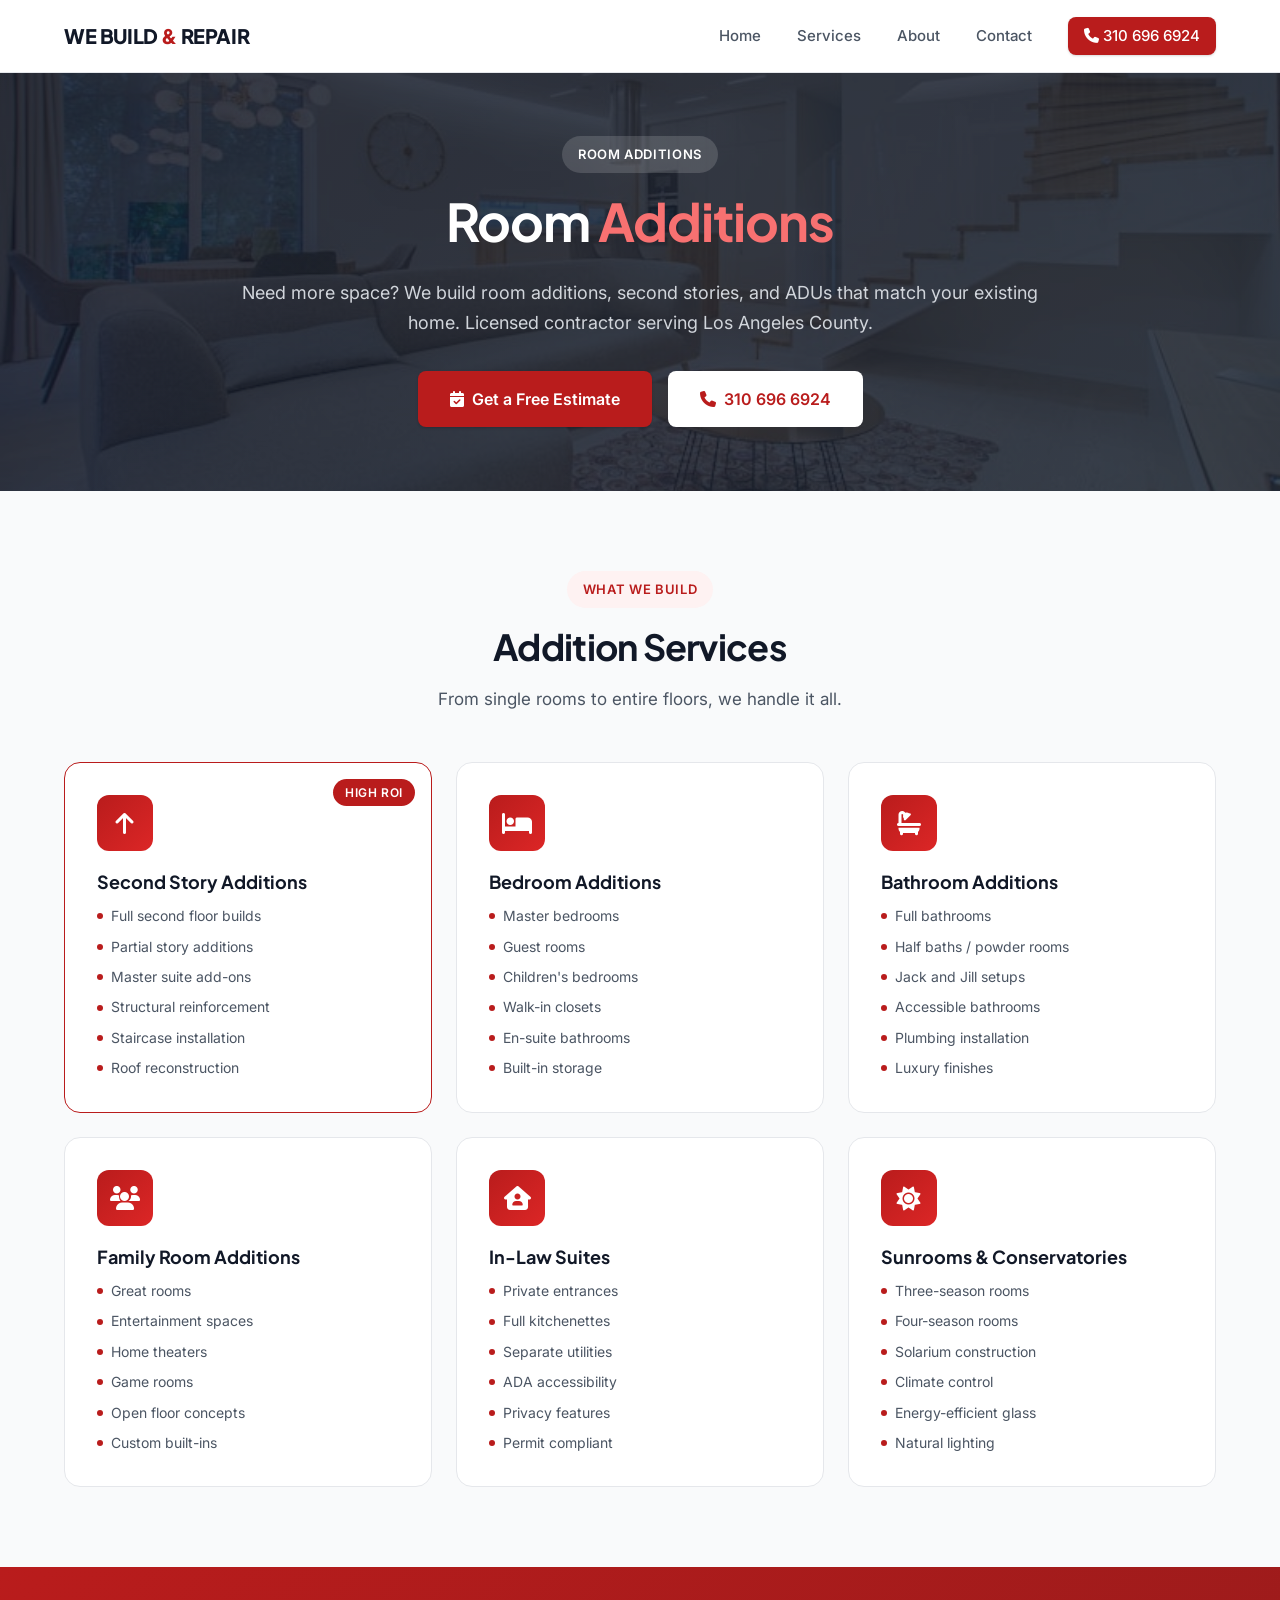
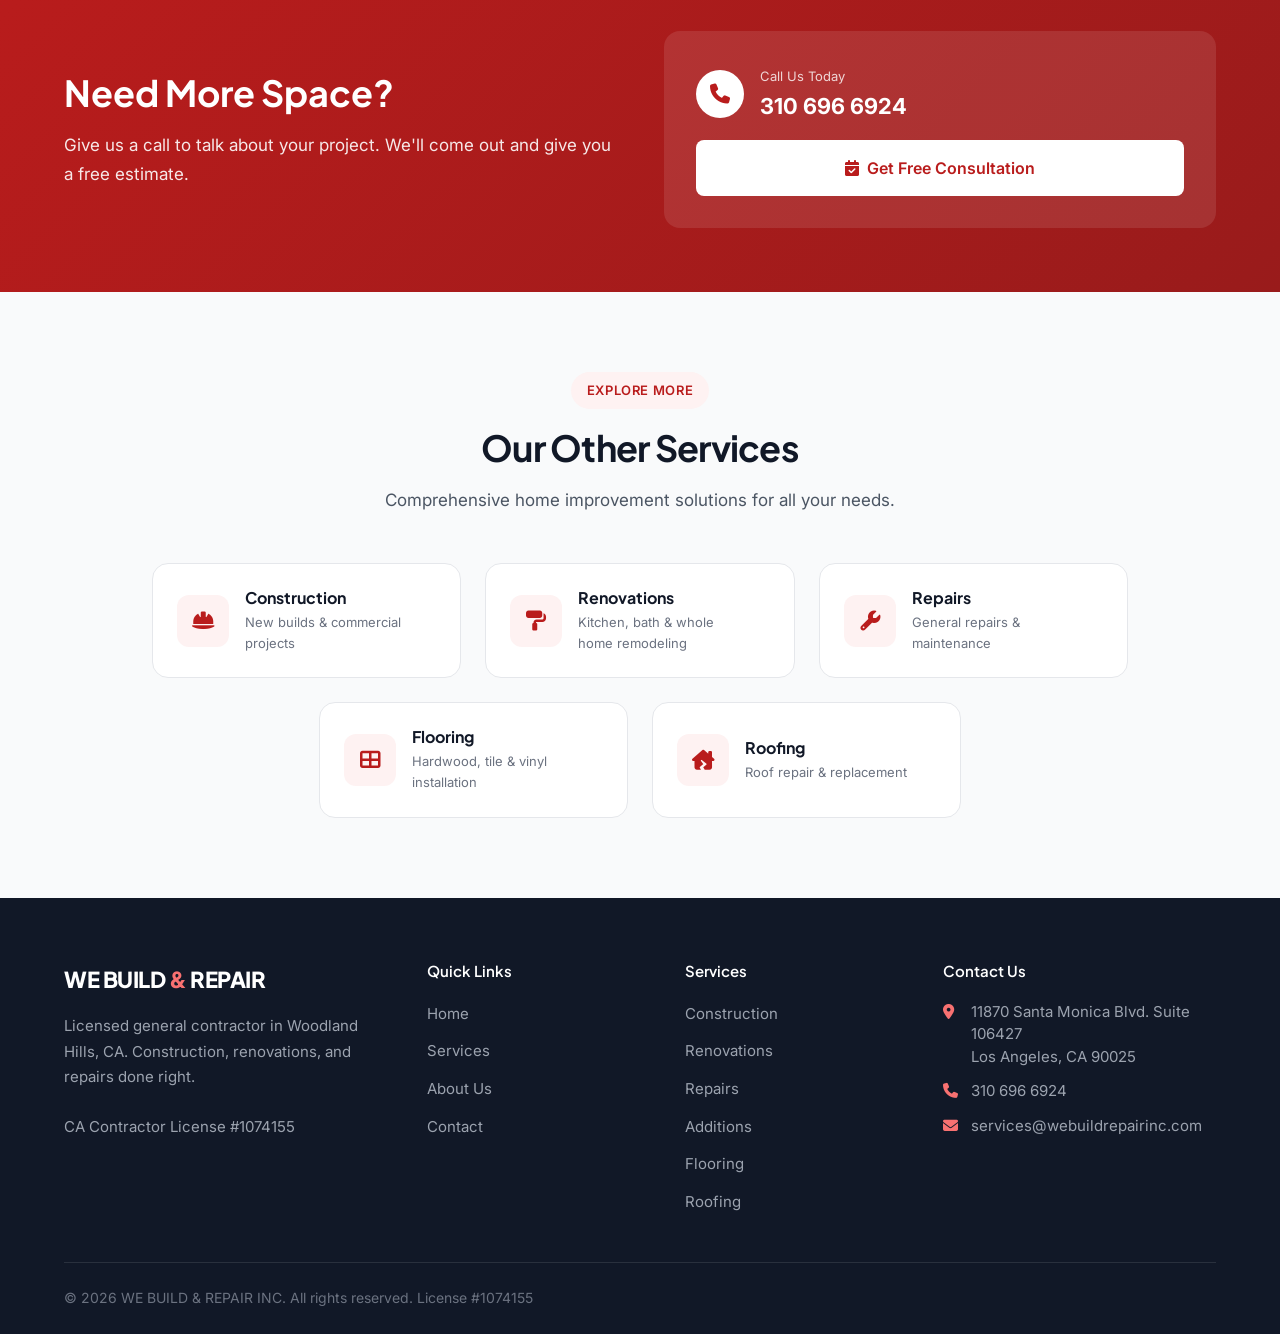
<file: services/additions.html>
<!DOCTYPE html>
<html lang="en">
<head>
    <meta charset="UTF-8">
    <meta name="viewport" content="width=device-width, initial-scale=1.0">
    <meta name="description" content="Expert room addition services in Woodland Hills, CA. WE BUILD & REPAIR INC builds seamless additions that expand your living space. License #1074155.">
    <title>Room Addition Services | WE BUILD & REPAIR INC - Woodland Hills, CA</title>
    <link rel="stylesheet" href="../css/styles.css">
    <link rel="stylesheet" href="https://cdnjs.cloudflare.com/ajax/libs/font-awesome/6.4.0/css/all.min.css">
</head>
<body>
    <!-- Header -->
    <header>
        <nav class="container">
            <a href="../index.html" class="logo">
                <span class="logo-text">WE BUILD <span>&</span> REPAIR</span>
            </a>
            <ul class="nav-links">
                <li><a href="../index.html">Home</a></li>
                <li><a href="../index.html#services">Services</a></li>
                <li><a href="../index.html#about">About</a></li>
                <li><a href="../index.html#contact">Contact</a></li>
                <li><a href="tel:+13106966924" class="btn btn-primary"><i class="fas fa-phone"></i> 310 696 6924</a></li>
            </ul>
            <button class="mobile-menu-btn" aria-label="Toggle menu">
                <span></span>
                <span></span>
                <span></span>
            </button>
        </nav>
    </header>

    <!-- Service Hero -->
    <section class="service-hero">
        <div class="container">
            <div class="service-hero-content">
                <span class="section-tag">Room Additions</span>
                <h1>Room <span>Additions</span></h1>
                <p>Need more space? We build room additions, second stories, and ADUs that match your existing home. Licensed contractor serving Los Angeles County.</p>
                <div class="service-hero-buttons">
                    <a href="../index.html#contact" class="btn btn-primary btn-lg"><i class="fas fa-calendar-check"></i> Get a Free Estimate</a>
                    <a href="tel:+13106966924" class="btn btn-white btn-lg"><i class="fas fa-phone"></i> 310 696 6924</a>
                </div>
            </div>
        </div>
    </section>

    <!-- Service Features -->
    <section class="service-features">
        <div class="container">
            <div class="section-header">
                <span class="section-tag">What We Build</span>
                <h2>Addition Services</h2>
                <p>From single rooms to entire floors, we handle it all.</p>
            </div>

            <div class="service-features-grid">
                <!-- Second Story Additions -->
                <div class="service-feature-card featured">
                    <span class="feature-badge">High ROI</span>
                    <div class="feature-icon">
                        <i class="fas fa-arrow-up"></i>
                    </div>
                    <h3>Second Story Additions</h3>
                    <ul>
                        <li>Full second floor builds</li>
                        <li>Partial story additions</li>
                        <li>Master suite add-ons</li>
                        <li>Structural reinforcement</li>
                        <li>Staircase installation</li>
                        <li>Roof reconstruction</li>
                    </ul>
                </div>

                <!-- Bedroom Additions -->
                <div class="service-feature-card">
                    <div class="feature-icon">
                        <i class="fas fa-bed"></i>
                    </div>
                    <h3>Bedroom Additions</h3>
                    <ul>
                        <li>Master bedrooms</li>
                        <li>Guest rooms</li>
                        <li>Children's bedrooms</li>
                        <li>Walk-in closets</li>
                        <li>En-suite bathrooms</li>
                        <li>Built-in storage</li>
                    </ul>
                </div>

                <!-- Bathroom Additions -->
                <div class="service-feature-card">
                    <div class="feature-icon">
                        <i class="fas fa-bath"></i>
                    </div>
                    <h3>Bathroom Additions</h3>
                    <ul>
                        <li>Full bathrooms</li>
                        <li>Half baths / powder rooms</li>
                        <li>Jack and Jill setups</li>
                        <li>Accessible bathrooms</li>
                        <li>Plumbing installation</li>
                        <li>Luxury finishes</li>
                    </ul>
                </div>

                <!-- Family Room Additions -->
                <div class="service-feature-card">
                    <div class="feature-icon">
                        <i class="fas fa-users"></i>
                    </div>
                    <h3>Family Room Additions</h3>
                    <ul>
                        <li>Great rooms</li>
                        <li>Entertainment spaces</li>
                        <li>Home theaters</li>
                        <li>Game rooms</li>
                        <li>Open floor concepts</li>
                        <li>Custom built-ins</li>
                    </ul>
                </div>

                <!-- In-Law Suites -->
                <div class="service-feature-card">
                    <div class="feature-icon">
                        <i class="fas fa-house-user"></i>
                    </div>
                    <h3>In-Law Suites</h3>
                    <ul>
                        <li>Private entrances</li>
                        <li>Full kitchenettes</li>
                        <li>Separate utilities</li>
                        <li>ADA accessibility</li>
                        <li>Privacy features</li>
                        <li>Permit compliant</li>
                    </ul>
                </div>

                <!-- Sunrooms -->
                <div class="service-feature-card">
                    <div class="feature-icon">
                        <i class="fas fa-sun"></i>
                    </div>
                    <h3>Sunrooms & Conservatories</h3>
                    <ul>
                        <li>Three-season rooms</li>
                        <li>Four-season rooms</li>
                        <li>Solarium construction</li>
                        <li>Climate control</li>
                        <li>Energy-efficient glass</li>
                        <li>Natural lighting</li>
                    </ul>
                </div>
            </div>
        </div>
    </section>

    <!-- Service CTA -->
    <section class="service-cta">
        <div class="container">
            <div class="service-cta-content">
                <div class="service-cta-text">
                    <h2>Need More Space?</h2>
                    <p>Give us a call to talk about your project. We'll come out and give you a free estimate.</p>
                </div>
                <div class="service-cta-action">
                    <div class="phone-cta">
                        <i class="fas fa-phone"></i>
                        <div>
                            <span>Call Us Today</span>
                            <strong>310 696 6924</strong>
                        </div>
                    </div>
                    <a href="../index.html#contact" class="btn btn-lg">
                        <i class="fas fa-calendar-check"></i> Get Free Consultation
                    </a>
                </div>
            </div>
        </div>
    </section>

    <!-- Other Services -->
    <section class="other-services">
        <div class="container">
            <div class="section-header">
                <span class="section-tag">Explore More</span>
                <h2>Our Other Services</h2>
                <p>Comprehensive home improvement solutions for all your needs.</p>
            </div>

            <div class="other-services-grid">
                <a href="construction.html" class="other-service-card">
                    <div class="icon">
                        <i class="fas fa-hard-hat"></i>
                    </div>
                    <div>
                        <h4>Construction</h4>
                        <p>New builds & commercial projects</p>
                    </div>
                    <i class="fas fa-arrow-right"></i>
                </a>

                <a href="renovations.html" class="other-service-card">
                    <div class="icon">
                        <i class="fas fa-paint-roller"></i>
                    </div>
                    <div>
                        <h4>Renovations</h4>
                        <p>Kitchen, bath & whole home remodeling</p>
                    </div>
                    <i class="fas fa-arrow-right"></i>
                </a>

                <a href="repairs.html" class="other-service-card">
                    <div class="icon">
                        <i class="fas fa-wrench"></i>
                    </div>
                    <div>
                        <h4>Repairs</h4>
                        <p>General repairs & maintenance</p>
                    </div>
                    <i class="fas fa-arrow-right"></i>
                </a>

                <a href="flooring.html" class="other-service-card">
                    <div class="icon">
                        <i class="fas fa-th-large"></i>
                    </div>
                    <div>
                        <h4>Flooring</h4>
                        <p>Hardwood, tile & vinyl installation</p>
                    </div>
                    <i class="fas fa-arrow-right"></i>
                </a>

                <a href="roofing.html" class="other-service-card">
                    <div class="icon">
                        <i class="fas fa-house-damage"></i>
                    </div>
                    <div>
                        <h4>Roofing</h4>
                        <p>Roof repair & replacement</p>
                    </div>
                    <i class="fas fa-arrow-right"></i>
                </a>
            </div>
        </div>
    </section>

    <!-- Footer -->
    <footer>
        <div class="container">
            <div class="footer-content">
                <div class="footer-brand">
                    <span class="logo-text">WE BUILD <span>&</span> REPAIR</span>
                    <p>Licensed general contractor in Woodland Hills, CA. Construction, renovations, and repairs done right.</p>
                    <p class="license-info">CA Contractor License #1074155</p>
                </div>

                <div class="footer-links">
                    <h4>Quick Links</h4>
                    <ul>
                        <li><a href="../index.html">Home</a></li>
                        <li><a href="../index.html#services">Services</a></li>
                        <li><a href="../index.html#about">About Us</a></li>
                        <li><a href="../index.html#contact">Contact</a></li>
                    </ul>
                </div>

                <div class="footer-services">
                    <h4>Services</h4>
                    <ul>
                        <li><a href="construction.html">Construction</a></li>
                        <li><a href="renovations.html">Renovations</a></li>
                        <li><a href="repairs.html">Repairs</a></li>
                        <li><a href="additions.html">Additions</a></li>
                        <li><a href="flooring.html">Flooring</a></li>
                        <li><a href="roofing.html">Roofing</a></li>
                    </ul>
                </div>

                <div class="footer-contact">
                    <h4>Contact Us</h4>
                    <p>
                        <i class="fas fa-map-marker-alt"></i>
                        11870 Santa Monica Blvd. Suite 106427<br>Los Angeles, CA 90025
                    </p>
                    <p>
                        <i class="fas fa-phone"></i>
                        310 696 6924
                    </p>
                    <p>
                        <i class="fas fa-envelope"></i>
                        services@webuildrepairinc.com
                    </p>
                </div>
            </div>

            <div class="footer-bottom">
                <p>&copy; 2026 WE BUILD & REPAIR INC. All rights reserved. License #1074155</p>
            </div>
        </div>
    </footer>

    <script src="../js/main.js"></script>
</body>
</html>
</file>
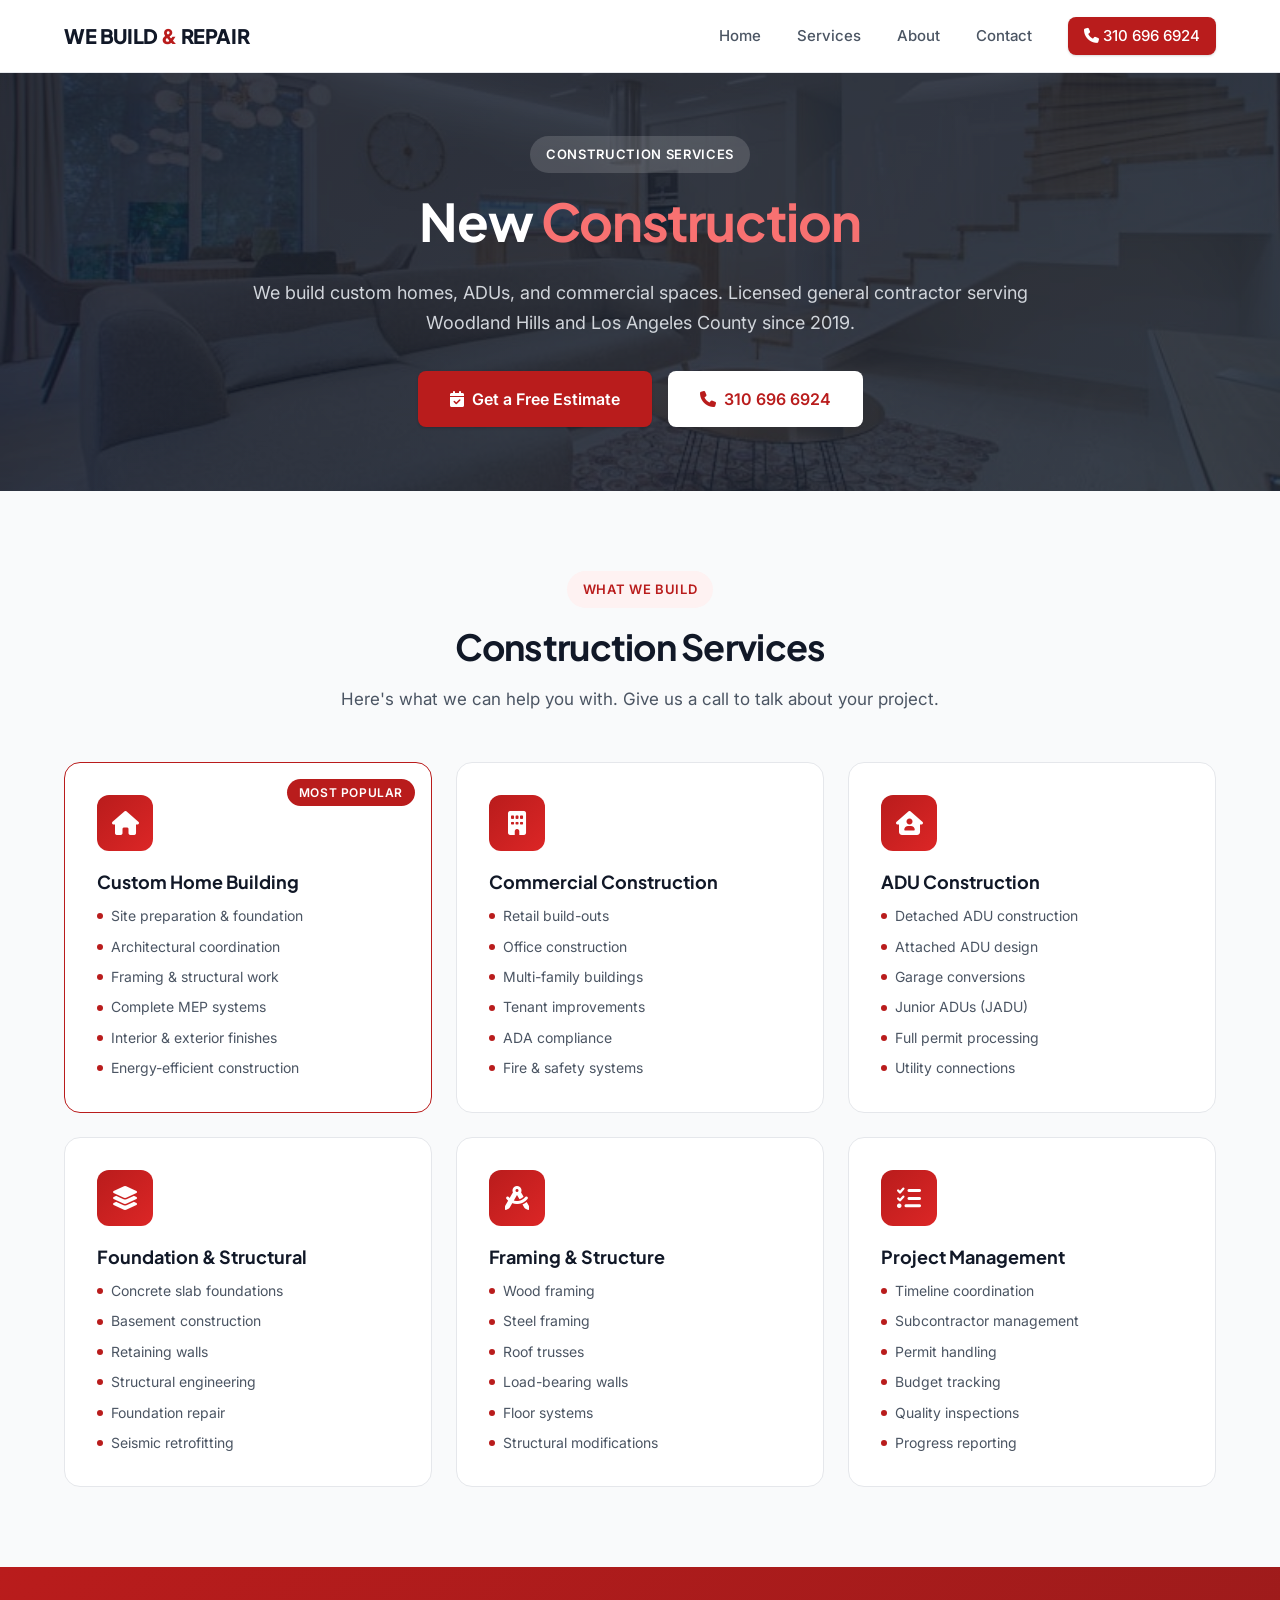
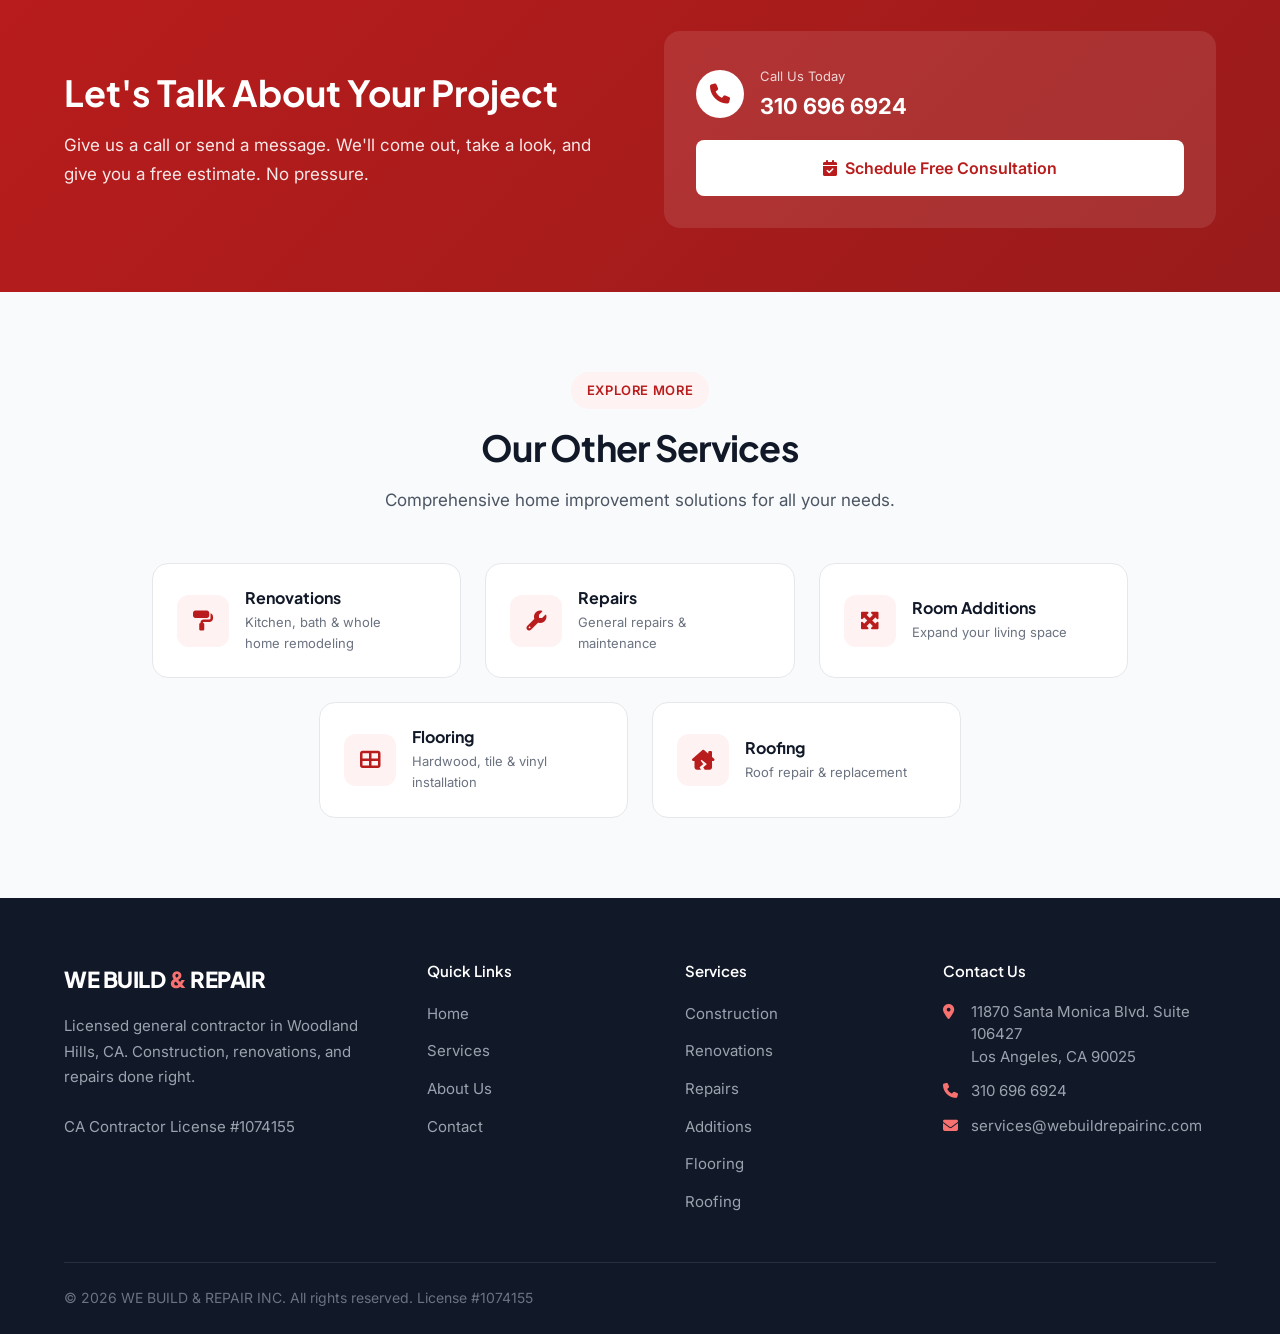
<file: services/construction.html>
<!DOCTYPE html>
<html lang="en">
<head>
    <meta charset="UTF-8">
    <meta name="viewport" content="width=device-width, initial-scale=1.0">
    <meta name="description" content="Professional construction services in Woodland Hills, CA. WE BUILD & REPAIR INC offers custom home building, commercial construction, and new builds. License #1074155.">
    <title>Construction Services | WE BUILD & REPAIR INC - Woodland Hills, CA</title>
    <link rel="stylesheet" href="../css/styles.css">
    <link rel="stylesheet" href="https://cdnjs.cloudflare.com/ajax/libs/font-awesome/6.4.0/css/all.min.css">
</head>
<body>
    <!-- Header -->
    <header>
        <nav class="container">
            <a href="../index.html" class="logo">
                <span class="logo-text">WE BUILD <span>&</span> REPAIR</span>
            </a>
            <ul class="nav-links">
                <li><a href="../index.html">Home</a></li>
                <li><a href="../index.html#services">Services</a></li>
                <li><a href="../index.html#about">About</a></li>
                <li><a href="../index.html#contact">Contact</a></li>
                <li><a href="tel:+13106966924" class="btn btn-primary"><i class="fas fa-phone"></i> 310 696 6924</a></li>
            </ul>
            <button class="mobile-menu-btn" aria-label="Toggle menu">
                <span></span>
                <span></span>
                <span></span>
            </button>
        </nav>
    </header>

    <!-- Service Hero -->
    <section class="service-hero">
        <div class="container">
            <div class="service-hero-content">
                <span class="section-tag">Construction Services</span>
                <h1>New <span>Construction</span></h1>
                <p>We build custom homes, ADUs, and commercial spaces. Licensed general contractor serving Woodland Hills and Los Angeles County since 2019.</p>
                <div class="service-hero-buttons">
                    <a href="../index.html#contact" class="btn btn-primary btn-lg"><i class="fas fa-calendar-check"></i> Get a Free Estimate</a>
                    <a href="tel:+13106966924" class="btn btn-white btn-lg"><i class="fas fa-phone"></i> 310 696 6924</a>
                </div>
            </div>
        </div>
    </section>

    <!-- Service Features -->
    <section class="service-features">
        <div class="container">
            <div class="section-header">
                <span class="section-tag">What We Build</span>
                <h2>Construction Services</h2>
                <p>Here's what we can help you with. Give us a call to talk about your project.</p>
            </div>

            <div class="service-features-grid">
                <!-- Custom Home Building -->
                <div class="service-feature-card featured">
                    <span class="feature-badge">Most Popular</span>
                    <div class="feature-icon">
                        <i class="fas fa-home"></i>
                    </div>
                    <h3>Custom Home Building</h3>
                    <ul>
                        <li>Site preparation & foundation</li>
                        <li>Architectural coordination</li>
                        <li>Framing & structural work</li>
                        <li>Complete MEP systems</li>
                        <li>Interior & exterior finishes</li>
                        <li>Energy-efficient construction</li>
                    </ul>
                </div>

                <!-- Commercial Construction -->
                <div class="service-feature-card">
                    <div class="feature-icon">
                        <i class="fas fa-building"></i>
                    </div>
                    <h3>Commercial Construction</h3>
                    <ul>
                        <li>Retail build-outs</li>
                        <li>Office construction</li>
                        <li>Multi-family buildings</li>
                        <li>Tenant improvements</li>
                        <li>ADA compliance</li>
                        <li>Fire & safety systems</li>
                    </ul>
                </div>

                <!-- ADU Construction -->
                <div class="service-feature-card">
                    <div class="feature-icon">
                        <i class="fas fa-house-user"></i>
                    </div>
                    <h3>ADU Construction</h3>
                    <ul>
                        <li>Detached ADU construction</li>
                        <li>Attached ADU design</li>
                        <li>Garage conversions</li>
                        <li>Junior ADUs (JADU)</li>
                        <li>Full permit processing</li>
                        <li>Utility connections</li>
                    </ul>
                </div>

                <!-- Foundation Work -->
                <div class="service-feature-card">
                    <div class="feature-icon">
                        <i class="fas fa-layer-group"></i>
                    </div>
                    <h3>Foundation & Structural</h3>
                    <ul>
                        <li>Concrete slab foundations</li>
                        <li>Basement construction</li>
                        <li>Retaining walls</li>
                        <li>Structural engineering</li>
                        <li>Foundation repair</li>
                        <li>Seismic retrofitting</li>
                    </ul>
                </div>

                <!-- Framing -->
                <div class="service-feature-card">
                    <div class="feature-icon">
                        <i class="fas fa-drafting-compass"></i>
                    </div>
                    <h3>Framing & Structure</h3>
                    <ul>
                        <li>Wood framing</li>
                        <li>Steel framing</li>
                        <li>Roof trusses</li>
                        <li>Load-bearing walls</li>
                        <li>Floor systems</li>
                        <li>Structural modifications</li>
                    </ul>
                </div>

                <!-- Project Management -->
                <div class="service-feature-card">
                    <div class="feature-icon">
                        <i class="fas fa-tasks"></i>
                    </div>
                    <h3>Project Management</h3>
                    <ul>
                        <li>Timeline coordination</li>
                        <li>Subcontractor management</li>
                        <li>Permit handling</li>
                        <li>Budget tracking</li>
                        <li>Quality inspections</li>
                        <li>Progress reporting</li>
                    </ul>
                </div>
            </div>
        </div>
    </section>

    <!-- Service CTA -->
    <section class="service-cta">
        <div class="container">
            <div class="service-cta-content">
                <div class="service-cta-text">
                    <h2>Let's Talk About Your Project</h2>
                    <p>Give us a call or send a message. We'll come out, take a look, and give you a free estimate. No pressure.</p>
                </div>
                <div class="service-cta-action">
                    <div class="phone-cta">
                        <i class="fas fa-phone"></i>
                        <div>
                            <span>Call Us Today</span>
                            <strong>310 696 6924</strong>
                        </div>
                    </div>
                    <a href="../index.html#contact" class="btn btn-lg">
                        <i class="fas fa-calendar-check"></i> Schedule Free Consultation
                    </a>
                </div>
            </div>
        </div>
    </section>

    <!-- Other Services -->
    <section class="other-services">
        <div class="container">
            <div class="section-header">
                <span class="section-tag">Explore More</span>
                <h2>Our Other Services</h2>
                <p>Comprehensive home improvement solutions for all your needs.</p>
            </div>

            <div class="other-services-grid">
                <a href="renovations.html" class="other-service-card">
                    <div class="icon">
                        <i class="fas fa-paint-roller"></i>
                    </div>
                    <div>
                        <h4>Renovations</h4>
                        <p>Kitchen, bath & whole home remodeling</p>
                    </div>
                    <i class="fas fa-arrow-right"></i>
                </a>

                <a href="repairs.html" class="other-service-card">
                    <div class="icon">
                        <i class="fas fa-wrench"></i>
                    </div>
                    <div>
                        <h4>Repairs</h4>
                        <p>General repairs & maintenance</p>
                    </div>
                    <i class="fas fa-arrow-right"></i>
                </a>

                <a href="additions.html" class="other-service-card">
                    <div class="icon">
                        <i class="fas fa-expand-arrows-alt"></i>
                    </div>
                    <div>
                        <h4>Room Additions</h4>
                        <p>Expand your living space</p>
                    </div>
                    <i class="fas fa-arrow-right"></i>
                </a>

                <a href="flooring.html" class="other-service-card">
                    <div class="icon">
                        <i class="fas fa-th-large"></i>
                    </div>
                    <div>
                        <h4>Flooring</h4>
                        <p>Hardwood, tile & vinyl installation</p>
                    </div>
                    <i class="fas fa-arrow-right"></i>
                </a>

                <a href="roofing.html" class="other-service-card">
                    <div class="icon">
                        <i class="fas fa-house-damage"></i>
                    </div>
                    <div>
                        <h4>Roofing</h4>
                        <p>Roof repair & replacement</p>
                    </div>
                    <i class="fas fa-arrow-right"></i>
                </a>
            </div>
        </div>
    </section>

    <!-- Footer -->
    <footer>
        <div class="container">
            <div class="footer-content">
                <div class="footer-brand">
                    <span class="logo-text">WE BUILD <span>&</span> REPAIR</span>
                    <p>Licensed general contractor in Woodland Hills, CA. Construction, renovations, and repairs done right.</p>
                    <p class="license-info">CA Contractor License #1074155</p>
                </div>

                <div class="footer-links">
                    <h4>Quick Links</h4>
                    <ul>
                        <li><a href="../index.html">Home</a></li>
                        <li><a href="../index.html#services">Services</a></li>
                        <li><a href="../index.html#about">About Us</a></li>
                        <li><a href="../index.html#contact">Contact</a></li>
                    </ul>
                </div>

                <div class="footer-services">
                    <h4>Services</h4>
                    <ul>
                        <li><a href="construction.html">Construction</a></li>
                        <li><a href="renovations.html">Renovations</a></li>
                        <li><a href="repairs.html">Repairs</a></li>
                        <li><a href="additions.html">Additions</a></li>
                        <li><a href="flooring.html">Flooring</a></li>
                        <li><a href="roofing.html">Roofing</a></li>
                    </ul>
                </div>

                <div class="footer-contact">
                    <h4>Contact Us</h4>
                    <p>
                        <i class="fas fa-map-marker-alt"></i>
                        11870 Santa Monica Blvd. Suite 106427<br>Los Angeles, CA 90025
                    </p>
                    <p>
                        <i class="fas fa-phone"></i>
                        310 696 6924
                    </p>
                    <p>
                        <i class="fas fa-envelope"></i>
                        services@webuildrepairinc.com
                    </p>
                </div>
            </div>

            <div class="footer-bottom">
                <p>&copy; 2026 WE BUILD & REPAIR INC. All rights reserved. License #1074155</p>
            </div>
        </div>
    </footer>

    <script src="../js/main.js"></script>
</body>
</html>
</file>
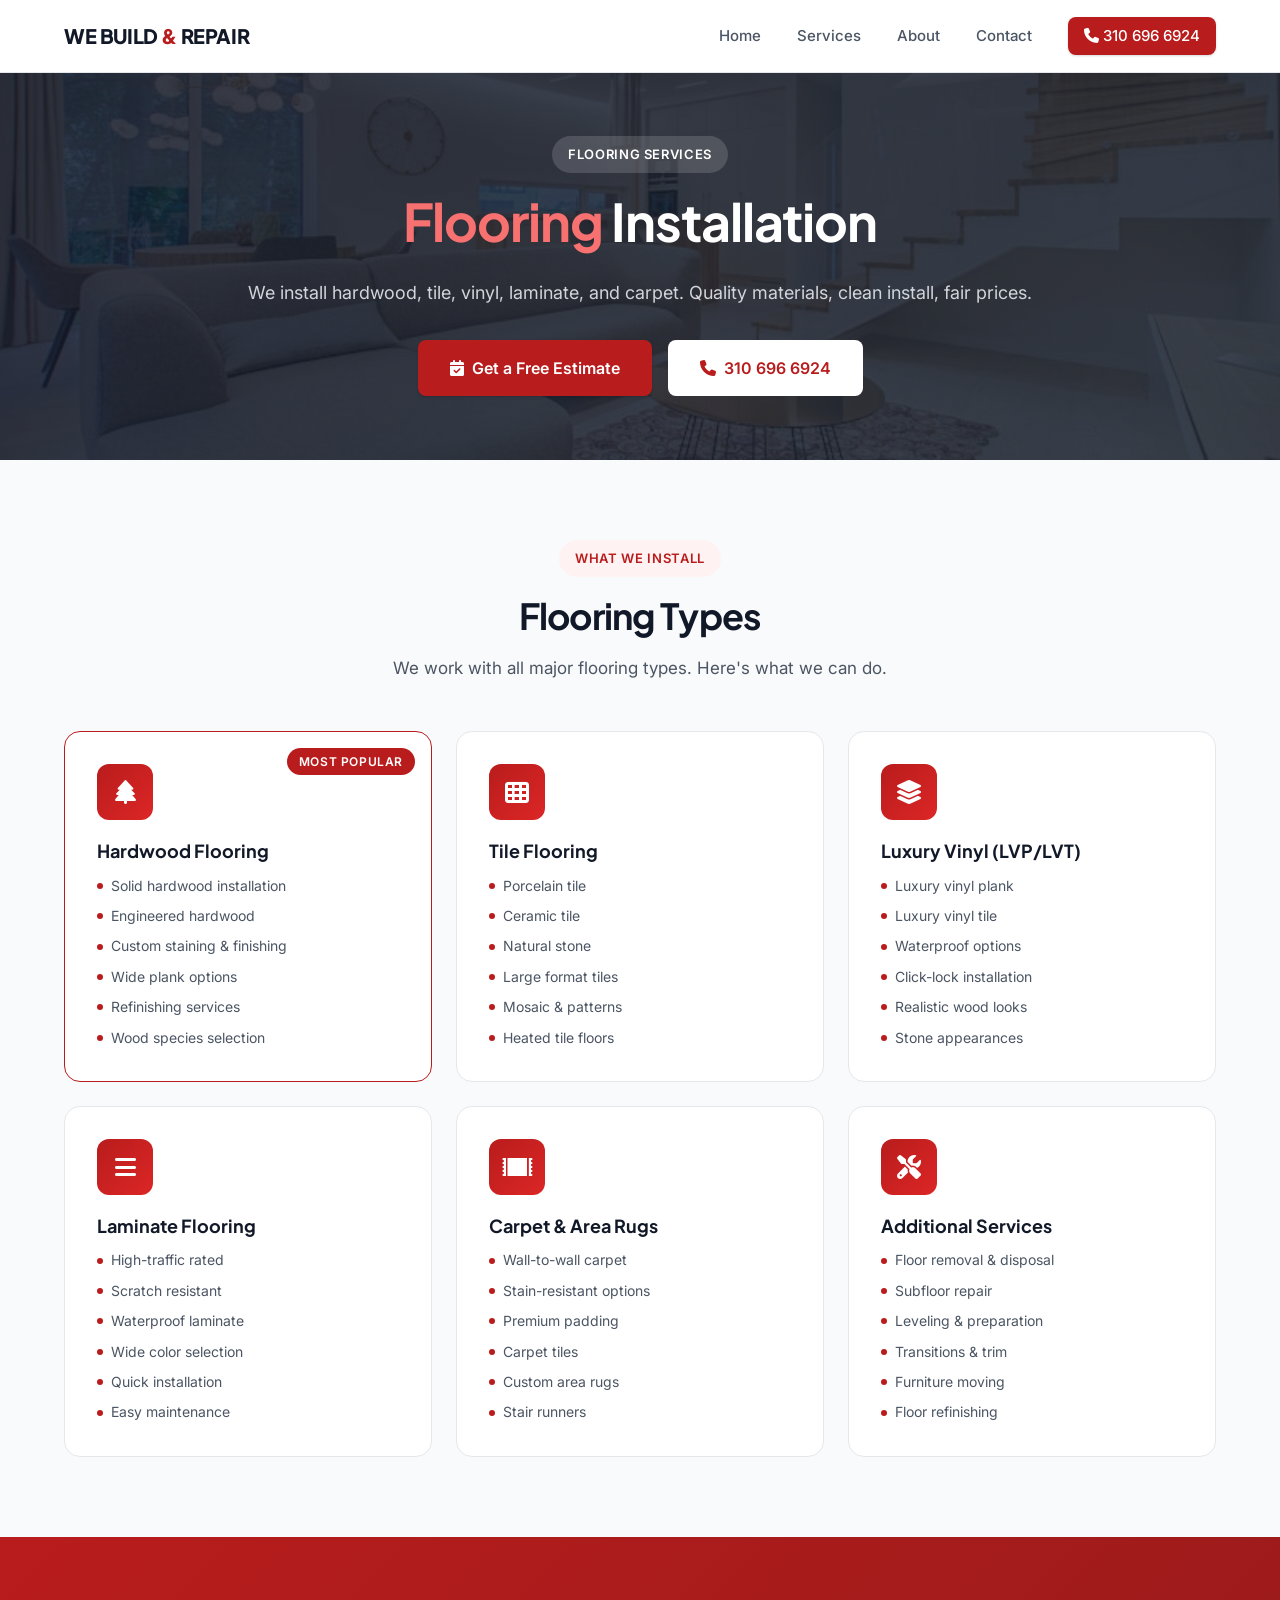
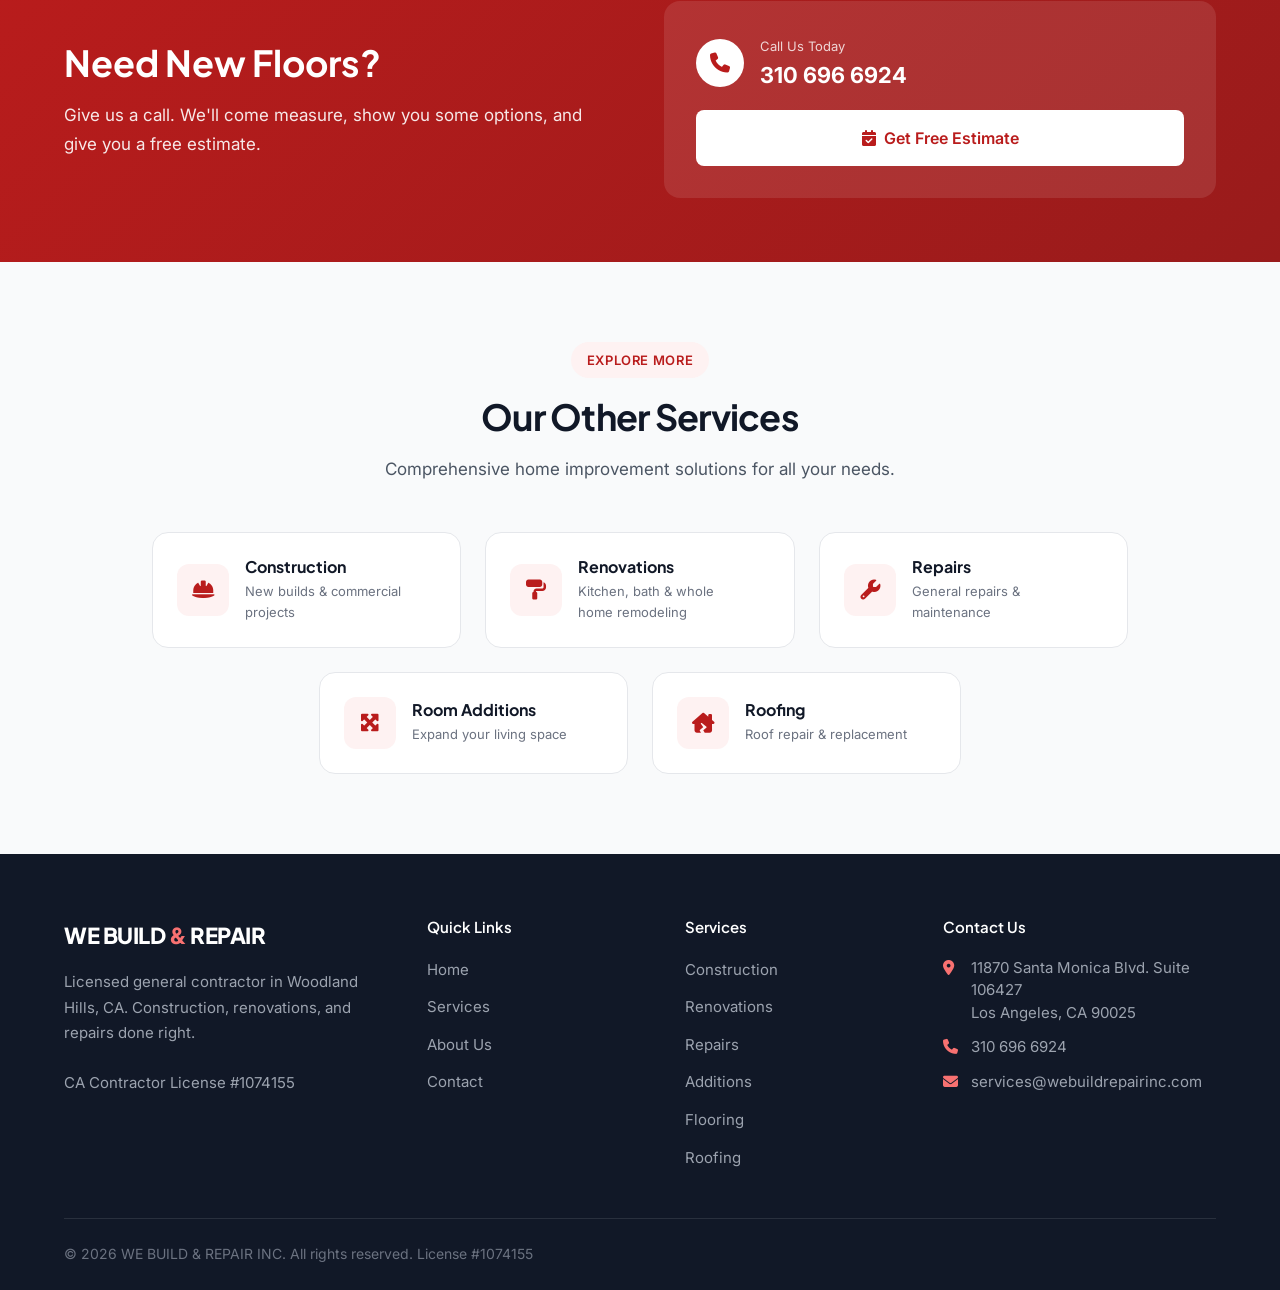
<file: services/flooring.html>
<!DOCTYPE html>
<html lang="en">
<head>
    <meta charset="UTF-8">
    <meta name="viewport" content="width=device-width, initial-scale=1.0">
    <meta name="description" content="Professional flooring installation in Woodland Hills, CA. WE BUILD & REPAIR INC installs hardwood, tile, vinyl, and laminate flooring. License #1074155.">
    <title>Flooring Services | WE BUILD & REPAIR INC - Woodland Hills, CA</title>
    <link rel="stylesheet" href="../css/styles.css">
    <link rel="stylesheet" href="https://cdnjs.cloudflare.com/ajax/libs/font-awesome/6.4.0/css/all.min.css">
</head>
<body>
    <!-- Header -->
    <header>
        <nav class="container">
            <a href="../index.html" class="logo">
                <span class="logo-text">WE BUILD <span>&</span> REPAIR</span>
            </a>
            <ul class="nav-links">
                <li><a href="../index.html">Home</a></li>
                <li><a href="../index.html#services">Services</a></li>
                <li><a href="../index.html#about">About</a></li>
                <li><a href="../index.html#contact">Contact</a></li>
                <li><a href="tel:+13106966924" class="btn btn-primary"><i class="fas fa-phone"></i> 310 696 6924</a></li>
            </ul>
            <button class="mobile-menu-btn" aria-label="Toggle menu">
                <span></span>
                <span></span>
                <span></span>
            </button>
        </nav>
    </header>

    <!-- Service Hero -->
    <section class="service-hero">
        <div class="container">
            <div class="service-hero-content">
                <span class="section-tag">Flooring Services</span>
                <h1><span>Flooring</span> Installation</h1>
                <p>We install hardwood, tile, vinyl, laminate, and carpet. Quality materials, clean install, fair prices.</p>
                <div class="service-hero-buttons">
                    <a href="../index.html#contact" class="btn btn-primary btn-lg"><i class="fas fa-calendar-check"></i> Get a Free Estimate</a>
                    <a href="tel:+13106966924" class="btn btn-white btn-lg"><i class="fas fa-phone"></i> 310 696 6924</a>
                </div>
            </div>
        </div>
    </section>

    <!-- Service Features -->
    <section class="service-features">
        <div class="container">
            <div class="section-header">
                <span class="section-tag">What We Install</span>
                <h2>Flooring Types</h2>
                <p>We work with all major flooring types. Here's what we can do.</p>
            </div>

            <div class="service-features-grid">
                <!-- Hardwood -->
                <div class="service-feature-card featured">
                    <span class="feature-badge">Most Popular</span>
                    <div class="feature-icon">
                        <i class="fas fa-tree"></i>
                    </div>
                    <h3>Hardwood Flooring</h3>
                    <ul>
                        <li>Solid hardwood installation</li>
                        <li>Engineered hardwood</li>
                        <li>Custom staining & finishing</li>
                        <li>Wide plank options</li>
                        <li>Refinishing services</li>
                        <li>Wood species selection</li>
                    </ul>
                </div>

                <!-- Tile -->
                <div class="service-feature-card">
                    <div class="feature-icon">
                        <i class="fas fa-th"></i>
                    </div>
                    <h3>Tile Flooring</h3>
                    <ul>
                        <li>Porcelain tile</li>
                        <li>Ceramic tile</li>
                        <li>Natural stone</li>
                        <li>Large format tiles</li>
                        <li>Mosaic & patterns</li>
                        <li>Heated tile floors</li>
                    </ul>
                </div>

                <!-- Luxury Vinyl -->
                <div class="service-feature-card">
                    <div class="feature-icon">
                        <i class="fas fa-layer-group"></i>
                    </div>
                    <h3>Luxury Vinyl (LVP/LVT)</h3>
                    <ul>
                        <li>Luxury vinyl plank</li>
                        <li>Luxury vinyl tile</li>
                        <li>Waterproof options</li>
                        <li>Click-lock installation</li>
                        <li>Realistic wood looks</li>
                        <li>Stone appearances</li>
                    </ul>
                </div>

                <!-- Laminate -->
                <div class="service-feature-card">
                    <div class="feature-icon">
                        <i class="fas fa-bars"></i>
                    </div>
                    <h3>Laminate Flooring</h3>
                    <ul>
                        <li>High-traffic rated</li>
                        <li>Scratch resistant</li>
                        <li>Waterproof laminate</li>
                        <li>Wide color selection</li>
                        <li>Quick installation</li>
                        <li>Easy maintenance</li>
                    </ul>
                </div>

                <!-- Carpet -->
                <div class="service-feature-card">
                    <div class="feature-icon">
                        <i class="fas fa-rug"></i>
                    </div>
                    <h3>Carpet & Area Rugs</h3>
                    <ul>
                        <li>Wall-to-wall carpet</li>
                        <li>Stain-resistant options</li>
                        <li>Premium padding</li>
                        <li>Carpet tiles</li>
                        <li>Custom area rugs</li>
                        <li>Stair runners</li>
                    </ul>
                </div>

                <!-- Services -->
                <div class="service-feature-card">
                    <div class="feature-icon">
                        <i class="fas fa-tools"></i>
                    </div>
                    <h3>Additional Services</h3>
                    <ul>
                        <li>Floor removal & disposal</li>
                        <li>Subfloor repair</li>
                        <li>Leveling & preparation</li>
                        <li>Transitions & trim</li>
                        <li>Furniture moving</li>
                        <li>Floor refinishing</li>
                    </ul>
                </div>
            </div>
        </div>
    </section>

    <!-- Service CTA -->
    <section class="service-cta">
        <div class="container">
            <div class="service-cta-content">
                <div class="service-cta-text">
                    <h2>Need New Floors?</h2>
                    <p>Give us a call. We'll come measure, show you some options, and give you a free estimate.</p>
                </div>
                <div class="service-cta-action">
                    <div class="phone-cta">
                        <i class="fas fa-phone"></i>
                        <div>
                            <span>Call Us Today</span>
                            <strong>310 696 6924</strong>
                        </div>
                    </div>
                    <a href="../index.html#contact" class="btn btn-lg">
                        <i class="fas fa-calendar-check"></i> Get Free Estimate
                    </a>
                </div>
            </div>
        </div>
    </section>

    <!-- Other Services -->
    <section class="other-services">
        <div class="container">
            <div class="section-header">
                <span class="section-tag">Explore More</span>
                <h2>Our Other Services</h2>
                <p>Comprehensive home improvement solutions for all your needs.</p>
            </div>

            <div class="other-services-grid">
                <a href="construction.html" class="other-service-card">
                    <div class="icon">
                        <i class="fas fa-hard-hat"></i>
                    </div>
                    <div>
                        <h4>Construction</h4>
                        <p>New builds & commercial projects</p>
                    </div>
                    <i class="fas fa-arrow-right"></i>
                </a>

                <a href="renovations.html" class="other-service-card">
                    <div class="icon">
                        <i class="fas fa-paint-roller"></i>
                    </div>
                    <div>
                        <h4>Renovations</h4>
                        <p>Kitchen, bath & whole home remodeling</p>
                    </div>
                    <i class="fas fa-arrow-right"></i>
                </a>

                <a href="repairs.html" class="other-service-card">
                    <div class="icon">
                        <i class="fas fa-wrench"></i>
                    </div>
                    <div>
                        <h4>Repairs</h4>
                        <p>General repairs & maintenance</p>
                    </div>
                    <i class="fas fa-arrow-right"></i>
                </a>

                <a href="additions.html" class="other-service-card">
                    <div class="icon">
                        <i class="fas fa-expand-arrows-alt"></i>
                    </div>
                    <div>
                        <h4>Room Additions</h4>
                        <p>Expand your living space</p>
                    </div>
                    <i class="fas fa-arrow-right"></i>
                </a>

                <a href="roofing.html" class="other-service-card">
                    <div class="icon">
                        <i class="fas fa-house-damage"></i>
                    </div>
                    <div>
                        <h4>Roofing</h4>
                        <p>Roof repair & replacement</p>
                    </div>
                    <i class="fas fa-arrow-right"></i>
                </a>
            </div>
        </div>
    </section>

    <!-- Footer -->
    <footer>
        <div class="container">
            <div class="footer-content">
                <div class="footer-brand">
                    <span class="logo-text">WE BUILD <span>&</span> REPAIR</span>
                    <p>Licensed general contractor in Woodland Hills, CA. Construction, renovations, and repairs done right.</p>
                    <p class="license-info">CA Contractor License #1074155</p>
                </div>

                <div class="footer-links">
                    <h4>Quick Links</h4>
                    <ul>
                        <li><a href="../index.html">Home</a></li>
                        <li><a href="../index.html#services">Services</a></li>
                        <li><a href="../index.html#about">About Us</a></li>
                        <li><a href="../index.html#contact">Contact</a></li>
                    </ul>
                </div>

                <div class="footer-services">
                    <h4>Services</h4>
                    <ul>
                        <li><a href="construction.html">Construction</a></li>
                        <li><a href="renovations.html">Renovations</a></li>
                        <li><a href="repairs.html">Repairs</a></li>
                        <li><a href="additions.html">Additions</a></li>
                        <li><a href="flooring.html">Flooring</a></li>
                        <li><a href="roofing.html">Roofing</a></li>
                    </ul>
                </div>

                <div class="footer-contact">
                    <h4>Contact Us</h4>
                    <p>
                        <i class="fas fa-map-marker-alt"></i>
                        11870 Santa Monica Blvd. Suite 106427<br>Los Angeles, CA 90025
                    </p>
                    <p>
                        <i class="fas fa-phone"></i>
                        310 696 6924
                    </p>
                    <p>
                        <i class="fas fa-envelope"></i>
                        services@webuildrepairinc.com
                    </p>
                </div>
            </div>

            <div class="footer-bottom">
                <p>&copy; 2026 WE BUILD & REPAIR INC. All rights reserved. License #1074155</p>
            </div>
        </div>
    </footer>

    <script src="../js/main.js"></script>
</body>
</html>
</file>
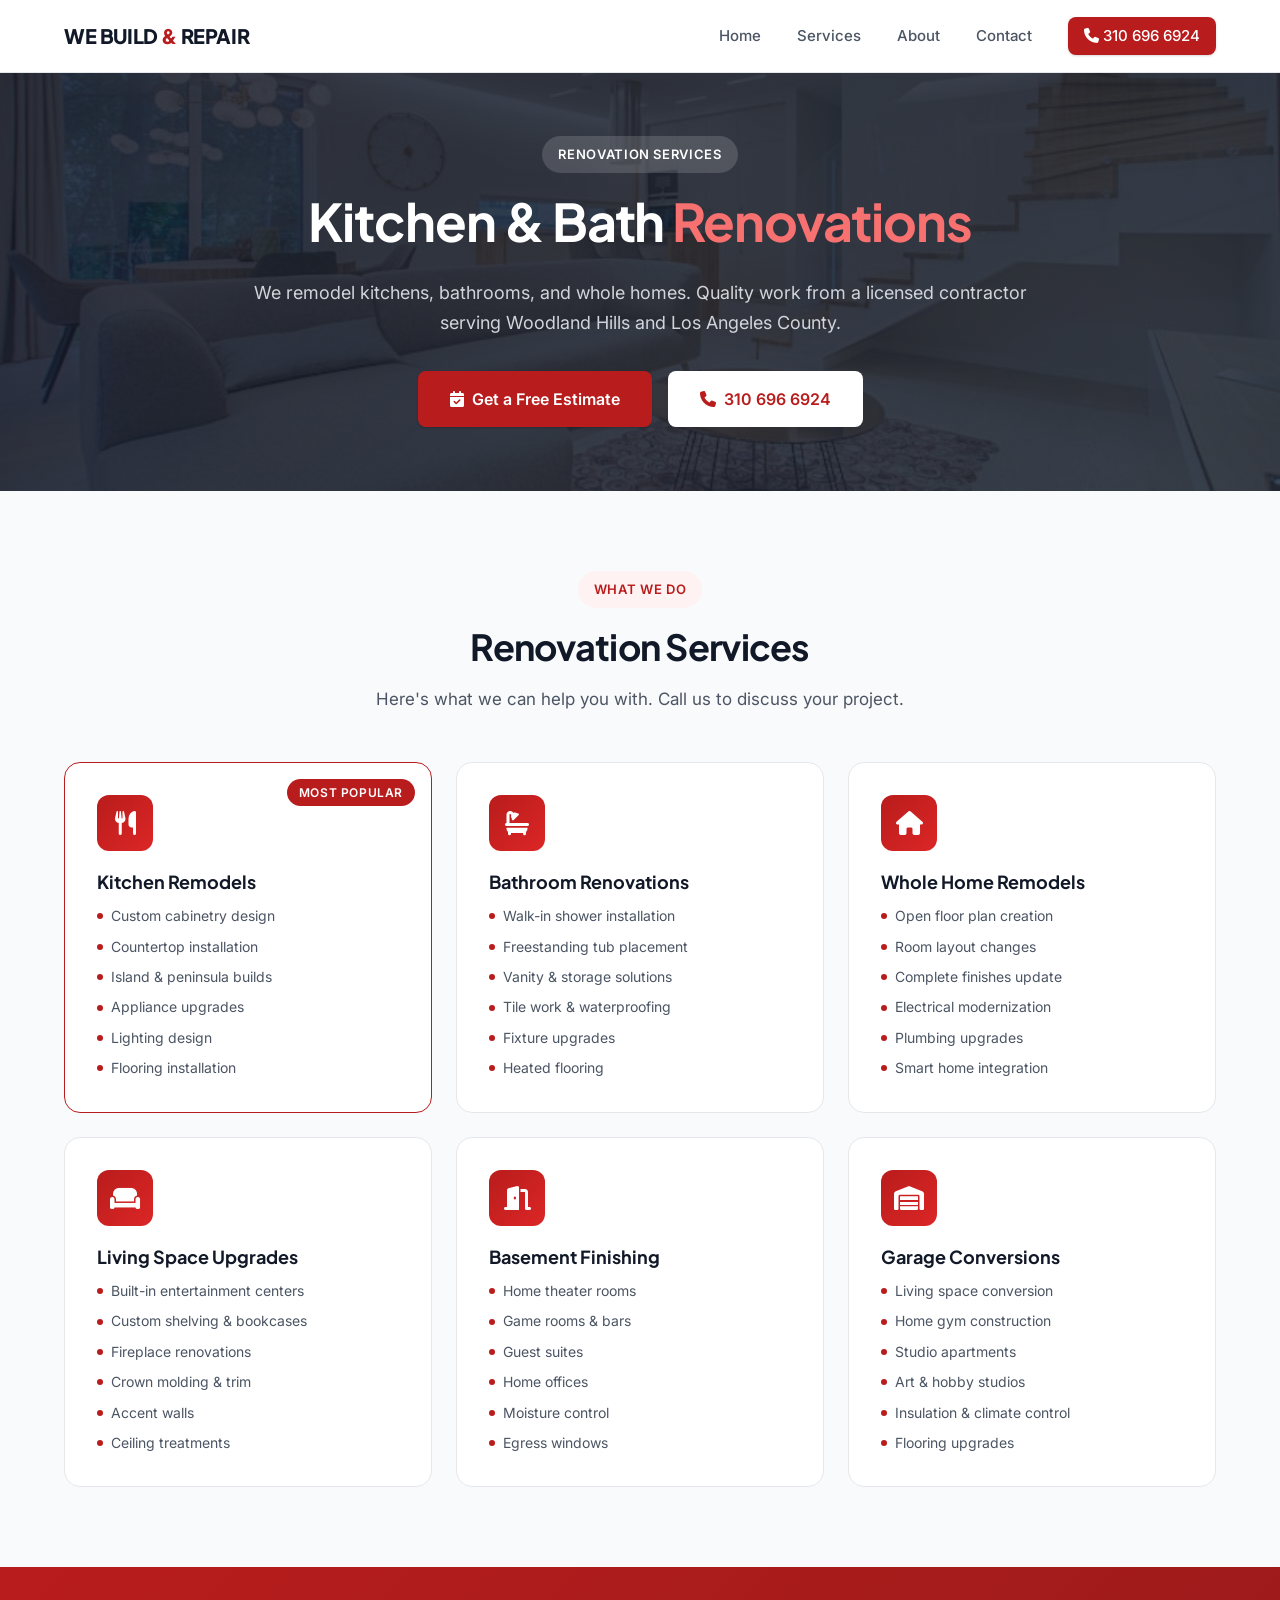
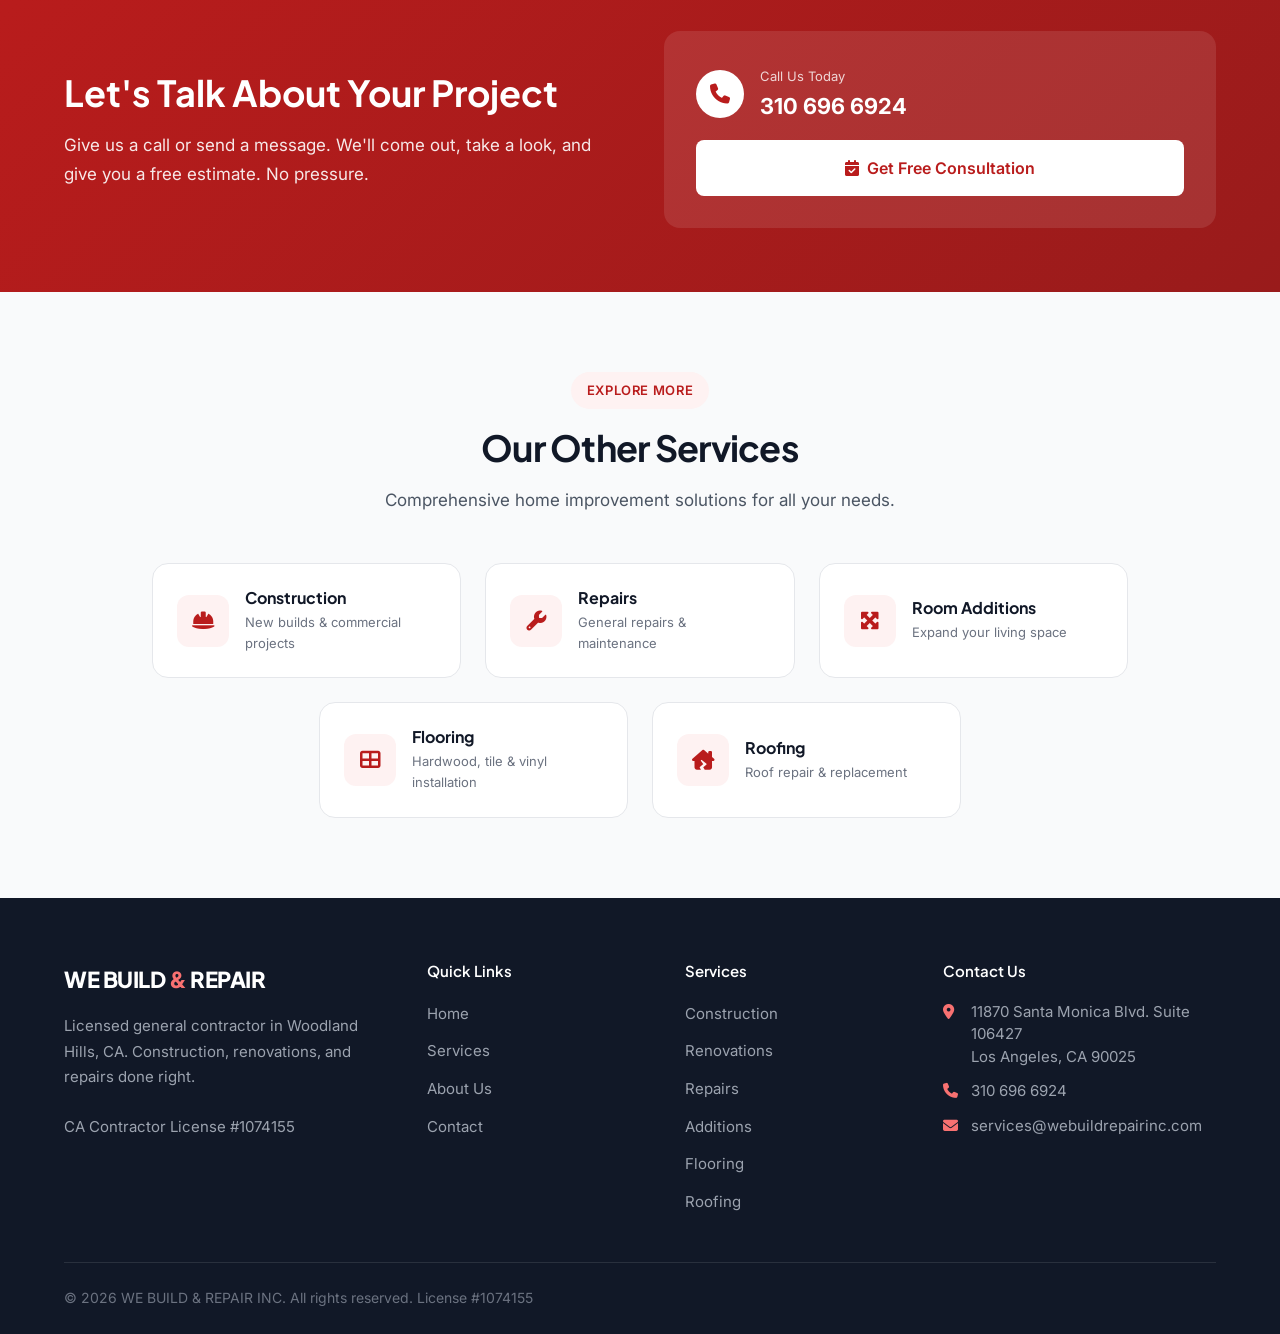
<file: services/renovations.html>
<!DOCTYPE html>
<html lang="en">
<head>
    <meta charset="UTF-8">
    <meta name="viewport" content="width=device-width, initial-scale=1.0">
    <meta name="description" content="Expert renovation services in Woodland Hills, CA. WE BUILD & REPAIR INC specializes in kitchen remodels, bathroom renovations, and whole-home makeovers. License #1074155.">
    <title>Renovation Services | WE BUILD & REPAIR INC - Woodland Hills, CA</title>
    <link rel="stylesheet" href="../css/styles.css">
    <link rel="stylesheet" href="https://cdnjs.cloudflare.com/ajax/libs/font-awesome/6.4.0/css/all.min.css">
</head>
<body>
    <!-- Header -->
    <header>
        <nav class="container">
            <a href="../index.html" class="logo">
                <span class="logo-text">WE BUILD <span>&</span> REPAIR</span>
            </a>
            <ul class="nav-links">
                <li><a href="../index.html">Home</a></li>
                <li><a href="../index.html#services">Services</a></li>
                <li><a href="../index.html#about">About</a></li>
                <li><a href="../index.html#contact">Contact</a></li>
                <li><a href="tel:+13106966924" class="btn btn-primary"><i class="fas fa-phone"></i> 310 696 6924</a></li>
            </ul>
            <button class="mobile-menu-btn" aria-label="Toggle menu">
                <span></span>
                <span></span>
                <span></span>
            </button>
        </nav>
    </header>

    <!-- Service Hero -->
    <section class="service-hero">
        <div class="container">
            <div class="service-hero-content">
                <span class="section-tag">Renovation Services</span>
                <h1>Kitchen & Bath <span>Renovations</span></h1>
                <p>We remodel kitchens, bathrooms, and whole homes. Quality work from a licensed contractor serving Woodland Hills and Los Angeles County.</p>
                <div class="service-hero-buttons">
                    <a href="../index.html#contact" class="btn btn-primary btn-lg"><i class="fas fa-calendar-check"></i> Get a Free Estimate</a>
                    <a href="tel:+13106966924" class="btn btn-white btn-lg"><i class="fas fa-phone"></i> 310 696 6924</a>
                </div>
            </div>
        </div>
    </section>

    <!-- Service Features -->
    <section class="service-features">
        <div class="container">
            <div class="section-header">
                <span class="section-tag">What We Do</span>
                <h2>Renovation Services</h2>
                <p>Here's what we can help you with. Call us to discuss your project.</p>
            </div>

            <div class="service-features-grid">
                <!-- Kitchen Remodels -->
                <div class="service-feature-card featured">
                    <span class="feature-badge">Most Popular</span>
                    <div class="feature-icon">
                        <i class="fas fa-utensils"></i>
                    </div>
                    <h3>Kitchen Remodels</h3>
                    <ul>
                        <li>Custom cabinetry design</li>
                        <li>Countertop installation</li>
                        <li>Island & peninsula builds</li>
                        <li>Appliance upgrades</li>
                        <li>Lighting design</li>
                        <li>Flooring installation</li>
                    </ul>
                </div>

                <!-- Bathroom Renovations -->
                <div class="service-feature-card">
                    <div class="feature-icon">
                        <i class="fas fa-bath"></i>
                    </div>
                    <h3>Bathroom Renovations</h3>
                    <ul>
                        <li>Walk-in shower installation</li>
                        <li>Freestanding tub placement</li>
                        <li>Vanity & storage solutions</li>
                        <li>Tile work & waterproofing</li>
                        <li>Fixture upgrades</li>
                        <li>Heated flooring</li>
                    </ul>
                </div>

                <!-- Whole Home Remodels -->
                <div class="service-feature-card">
                    <div class="feature-icon">
                        <i class="fas fa-home"></i>
                    </div>
                    <h3>Whole Home Remodels</h3>
                    <ul>
                        <li>Open floor plan creation</li>
                        <li>Room layout changes</li>
                        <li>Complete finishes update</li>
                        <li>Electrical modernization</li>
                        <li>Plumbing upgrades</li>
                        <li>Smart home integration</li>
                    </ul>
                </div>

                <!-- Living Spaces -->
                <div class="service-feature-card">
                    <div class="feature-icon">
                        <i class="fas fa-couch"></i>
                    </div>
                    <h3>Living Space Upgrades</h3>
                    <ul>
                        <li>Built-in entertainment centers</li>
                        <li>Custom shelving & bookcases</li>
                        <li>Fireplace renovations</li>
                        <li>Crown molding & trim</li>
                        <li>Accent walls</li>
                        <li>Ceiling treatments</li>
                    </ul>
                </div>

                <!-- Basement Finishing -->
                <div class="service-feature-card">
                    <div class="feature-icon">
                        <i class="fas fa-door-open"></i>
                    </div>
                    <h3>Basement Finishing</h3>
                    <ul>
                        <li>Home theater rooms</li>
                        <li>Game rooms & bars</li>
                        <li>Guest suites</li>
                        <li>Home offices</li>
                        <li>Moisture control</li>
                        <li>Egress windows</li>
                    </ul>
                </div>

                <!-- Garage Conversions -->
                <div class="service-feature-card">
                    <div class="feature-icon">
                        <i class="fas fa-warehouse"></i>
                    </div>
                    <h3>Garage Conversions</h3>
                    <ul>
                        <li>Living space conversion</li>
                        <li>Home gym construction</li>
                        <li>Studio apartments</li>
                        <li>Art & hobby studios</li>
                        <li>Insulation & climate control</li>
                        <li>Flooring upgrades</li>
                    </ul>
                </div>
            </div>
        </div>
    </section>

    <!-- Service CTA -->
    <section class="service-cta">
        <div class="container">
            <div class="service-cta-content">
                <div class="service-cta-text">
                    <h2>Let's Talk About Your Project</h2>
                    <p>Give us a call or send a message. We'll come out, take a look, and give you a free estimate. No pressure.</p>
                </div>
                <div class="service-cta-action">
                    <div class="phone-cta">
                        <i class="fas fa-phone"></i>
                        <div>
                            <span>Call Us Today</span>
                            <strong>310 696 6924</strong>
                        </div>
                    </div>
                    <a href="../index.html#contact" class="btn btn-lg">
                        <i class="fas fa-calendar-check"></i> Get Free Consultation
                    </a>
                </div>
            </div>
        </div>
    </section>

    <!-- Other Services -->
    <section class="other-services">
        <div class="container">
            <div class="section-header">
                <span class="section-tag">Explore More</span>
                <h2>Our Other Services</h2>
                <p>Comprehensive home improvement solutions for all your needs.</p>
            </div>

            <div class="other-services-grid">
                <a href="construction.html" class="other-service-card">
                    <div class="icon">
                        <i class="fas fa-hard-hat"></i>
                    </div>
                    <div>
                        <h4>Construction</h4>
                        <p>New builds & commercial projects</p>
                    </div>
                    <i class="fas fa-arrow-right"></i>
                </a>

                <a href="repairs.html" class="other-service-card">
                    <div class="icon">
                        <i class="fas fa-wrench"></i>
                    </div>
                    <div>
                        <h4>Repairs</h4>
                        <p>General repairs & maintenance</p>
                    </div>
                    <i class="fas fa-arrow-right"></i>
                </a>

                <a href="additions.html" class="other-service-card">
                    <div class="icon">
                        <i class="fas fa-expand-arrows-alt"></i>
                    </div>
                    <div>
                        <h4>Room Additions</h4>
                        <p>Expand your living space</p>
                    </div>
                    <i class="fas fa-arrow-right"></i>
                </a>

                <a href="flooring.html" class="other-service-card">
                    <div class="icon">
                        <i class="fas fa-th-large"></i>
                    </div>
                    <div>
                        <h4>Flooring</h4>
                        <p>Hardwood, tile & vinyl installation</p>
                    </div>
                    <i class="fas fa-arrow-right"></i>
                </a>

                <a href="roofing.html" class="other-service-card">
                    <div class="icon">
                        <i class="fas fa-house-damage"></i>
                    </div>
                    <div>
                        <h4>Roofing</h4>
                        <p>Roof repair & replacement</p>
                    </div>
                    <i class="fas fa-arrow-right"></i>
                </a>
            </div>
        </div>
    </section>

    <!-- Footer -->
    <footer>
        <div class="container">
            <div class="footer-content">
                <div class="footer-brand">
                    <span class="logo-text">WE BUILD <span>&</span> REPAIR</span>
                    <p>Licensed general contractor in Woodland Hills, CA. Construction, renovations, and repairs done right.</p>
                    <p class="license-info">CA Contractor License #1074155</p>
                </div>

                <div class="footer-links">
                    <h4>Quick Links</h4>
                    <ul>
                        <li><a href="../index.html">Home</a></li>
                        <li><a href="../index.html#services">Services</a></li>
                        <li><a href="../index.html#about">About Us</a></li>
                        <li><a href="../index.html#contact">Contact</a></li>
                    </ul>
                </div>

                <div class="footer-services">
                    <h4>Services</h4>
                    <ul>
                        <li><a href="construction.html">Construction</a></li>
                        <li><a href="renovations.html">Renovations</a></li>
                        <li><a href="repairs.html">Repairs</a></li>
                        <li><a href="additions.html">Additions</a></li>
                        <li><a href="flooring.html">Flooring</a></li>
                        <li><a href="roofing.html">Roofing</a></li>
                    </ul>
                </div>

                <div class="footer-contact">
                    <h4>Contact Us</h4>
                    <p>
                        <i class="fas fa-map-marker-alt"></i>
                        11870 Santa Monica Blvd. Suite 106427<br>Los Angeles, CA 90025
                    </p>
                    <p>
                        <i class="fas fa-phone"></i>
                        310 696 6924
                    </p>
                    <p>
                        <i class="fas fa-envelope"></i>
                        services@webuildrepairinc.com
                    </p>
                </div>
            </div>

            <div class="footer-bottom">
                <p>&copy; 2026 WE BUILD & REPAIR INC. All rights reserved. License #1074155</p>
            </div>
        </div>
    </footer>

    <script src="../js/main.js"></script>
</body>
</html>
</file>
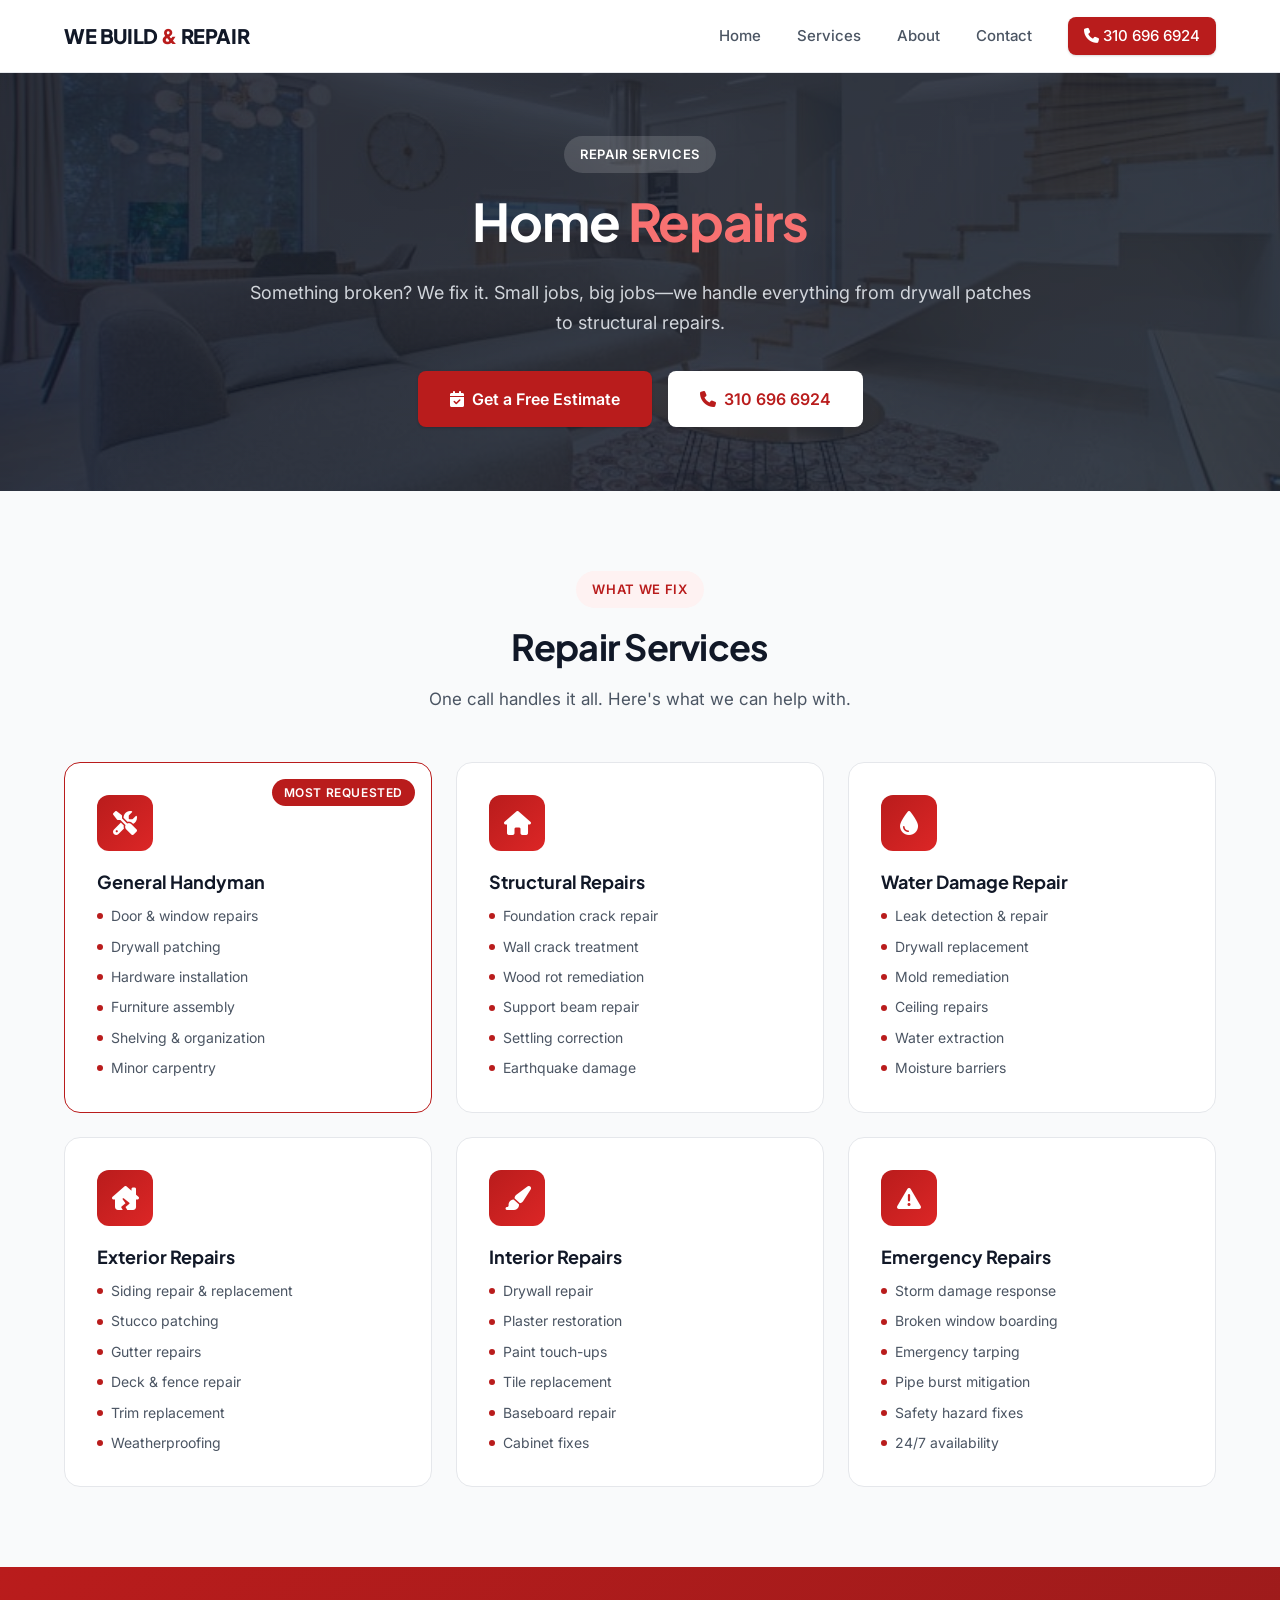
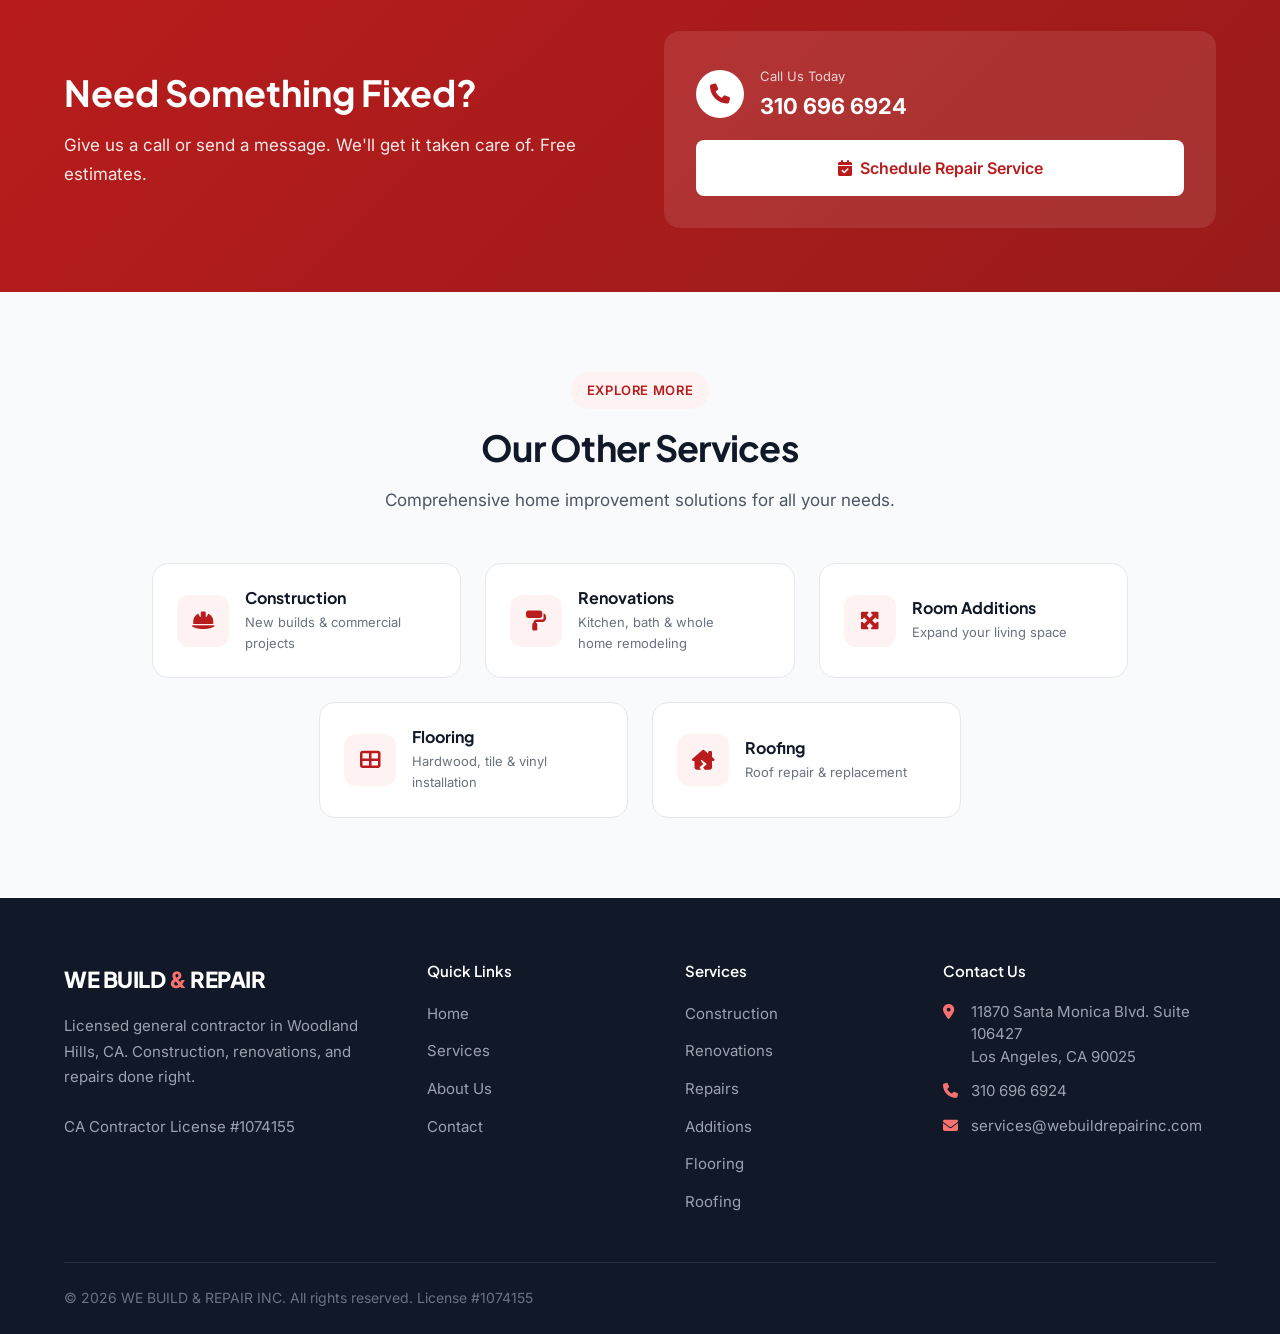
<file: services/repairs.html>
<!DOCTYPE html>
<html lang="en">
<head>
    <meta charset="UTF-8">
    <meta name="viewport" content="width=device-width, initial-scale=1.0">
    <meta name="description" content="Reliable home repair services in Woodland Hills, CA. WE BUILD & REPAIR INC handles all general repairs, maintenance, and emergency fixes. License #1074155.">
    <title>Home Repair Services | WE BUILD & REPAIR INC - Woodland Hills, CA</title>
    <link rel="stylesheet" href="../css/styles.css">
    <link rel="stylesheet" href="https://cdnjs.cloudflare.com/ajax/libs/font-awesome/6.4.0/css/all.min.css">
</head>
<body>
    <!-- Header -->
    <header>
        <nav class="container">
            <a href="../index.html" class="logo">
                <span class="logo-text">WE BUILD <span>&</span> REPAIR</span>
            </a>
            <ul class="nav-links">
                <li><a href="../index.html">Home</a></li>
                <li><a href="../index.html#services">Services</a></li>
                <li><a href="../index.html#about">About</a></li>
                <li><a href="../index.html#contact">Contact</a></li>
                <li><a href="tel:+13106966924" class="btn btn-primary"><i class="fas fa-phone"></i> 310 696 6924</a></li>
            </ul>
            <button class="mobile-menu-btn" aria-label="Toggle menu">
                <span></span>
                <span></span>
                <span></span>
            </button>
        </nav>
    </header>

    <!-- Service Hero -->
    <section class="service-hero">
        <div class="container">
            <div class="service-hero-content">
                <span class="section-tag">Repair Services</span>
                <h1>Home <span>Repairs</span></h1>
                <p>Something broken? We fix it. Small jobs, big jobs—we handle everything from drywall patches to structural repairs.</p>
                <div class="service-hero-buttons">
                    <a href="../index.html#contact" class="btn btn-primary btn-lg"><i class="fas fa-calendar-check"></i> Get a Free Estimate</a>
                    <a href="tel:+13106966924" class="btn btn-white btn-lg"><i class="fas fa-phone"></i> 310 696 6924</a>
                </div>
            </div>
        </div>
    </section>

    <!-- Service Features -->
    <section class="service-features">
        <div class="container">
            <div class="section-header">
                <span class="section-tag">What We Fix</span>
                <h2>Repair Services</h2>
                <p>One call handles it all. Here's what we can help with.</p>
            </div>

            <div class="service-features-grid">
                <!-- General Handyman -->
                <div class="service-feature-card featured">
                    <span class="feature-badge">Most Requested</span>
                    <div class="feature-icon">
                        <i class="fas fa-tools"></i>
                    </div>
                    <h3>General Handyman</h3>
                    <ul>
                        <li>Door & window repairs</li>
                        <li>Drywall patching</li>
                        <li>Hardware installation</li>
                        <li>Furniture assembly</li>
                        <li>Shelving & organization</li>
                        <li>Minor carpentry</li>
                    </ul>
                </div>

                <!-- Structural Repairs -->
                <div class="service-feature-card">
                    <div class="feature-icon">
                        <i class="fas fa-home"></i>
                    </div>
                    <h3>Structural Repairs</h3>
                    <ul>
                        <li>Foundation crack repair</li>
                        <li>Wall crack treatment</li>
                        <li>Wood rot remediation</li>
                        <li>Support beam repair</li>
                        <li>Settling correction</li>
                        <li>Earthquake damage</li>
                    </ul>
                </div>

                <!-- Water Damage -->
                <div class="service-feature-card">
                    <div class="feature-icon">
                        <i class="fas fa-tint"></i>
                    </div>
                    <h3>Water Damage Repair</h3>
                    <ul>
                        <li>Leak detection & repair</li>
                        <li>Drywall replacement</li>
                        <li>Mold remediation</li>
                        <li>Ceiling repairs</li>
                        <li>Water extraction</li>
                        <li>Moisture barriers</li>
                    </ul>
                </div>

                <!-- Exterior Repairs -->
                <div class="service-feature-card">
                    <div class="feature-icon">
                        <i class="fas fa-house-damage"></i>
                    </div>
                    <h3>Exterior Repairs</h3>
                    <ul>
                        <li>Siding repair & replacement</li>
                        <li>Stucco patching</li>
                        <li>Gutter repairs</li>
                        <li>Deck & fence repair</li>
                        <li>Trim replacement</li>
                        <li>Weatherproofing</li>
                    </ul>
                </div>

                <!-- Interior Repairs -->
                <div class="service-feature-card">
                    <div class="feature-icon">
                        <i class="fas fa-paint-brush"></i>
                    </div>
                    <h3>Interior Repairs</h3>
                    <ul>
                        <li>Drywall repair</li>
                        <li>Plaster restoration</li>
                        <li>Paint touch-ups</li>
                        <li>Tile replacement</li>
                        <li>Baseboard repair</li>
                        <li>Cabinet fixes</li>
                    </ul>
                </div>

                <!-- Emergency Repairs -->
                <div class="service-feature-card">
                    <div class="feature-icon">
                        <i class="fas fa-exclamation-triangle"></i>
                    </div>
                    <h3>Emergency Repairs</h3>
                    <ul>
                        <li>Storm damage response</li>
                        <li>Broken window boarding</li>
                        <li>Emergency tarping</li>
                        <li>Pipe burst mitigation</li>
                        <li>Safety hazard fixes</li>
                        <li>24/7 availability</li>
                    </ul>
                </div>
            </div>
        </div>
    </section>

    <!-- Service CTA -->
    <section class="service-cta">
        <div class="container">
            <div class="service-cta-content">
                <div class="service-cta-text">
                    <h2>Need Something Fixed?</h2>
                    <p>Give us a call or send a message. We'll get it taken care of. Free estimates.</p>
                </div>
                <div class="service-cta-action">
                    <div class="phone-cta">
                        <i class="fas fa-phone"></i>
                        <div>
                            <span>Call Us Today</span>
                            <strong>310 696 6924</strong>
                        </div>
                    </div>
                    <a href="../index.html#contact" class="btn btn-lg">
                        <i class="fas fa-calendar-check"></i> Schedule Repair Service
                    </a>
                </div>
            </div>
        </div>
    </section>

    <!-- Other Services -->
    <section class="other-services">
        <div class="container">
            <div class="section-header">
                <span class="section-tag">Explore More</span>
                <h2>Our Other Services</h2>
                <p>Comprehensive home improvement solutions for all your needs.</p>
            </div>

            <div class="other-services-grid">
                <a href="construction.html" class="other-service-card">
                    <div class="icon">
                        <i class="fas fa-hard-hat"></i>
                    </div>
                    <div>
                        <h4>Construction</h4>
                        <p>New builds & commercial projects</p>
                    </div>
                    <i class="fas fa-arrow-right"></i>
                </a>

                <a href="renovations.html" class="other-service-card">
                    <div class="icon">
                        <i class="fas fa-paint-roller"></i>
                    </div>
                    <div>
                        <h4>Renovations</h4>
                        <p>Kitchen, bath & whole home remodeling</p>
                    </div>
                    <i class="fas fa-arrow-right"></i>
                </a>

                <a href="additions.html" class="other-service-card">
                    <div class="icon">
                        <i class="fas fa-expand-arrows-alt"></i>
                    </div>
                    <div>
                        <h4>Room Additions</h4>
                        <p>Expand your living space</p>
                    </div>
                    <i class="fas fa-arrow-right"></i>
                </a>

                <a href="flooring.html" class="other-service-card">
                    <div class="icon">
                        <i class="fas fa-th-large"></i>
                    </div>
                    <div>
                        <h4>Flooring</h4>
                        <p>Hardwood, tile & vinyl installation</p>
                    </div>
                    <i class="fas fa-arrow-right"></i>
                </a>

                <a href="roofing.html" class="other-service-card">
                    <div class="icon">
                        <i class="fas fa-house-damage"></i>
                    </div>
                    <div>
                        <h4>Roofing</h4>
                        <p>Roof repair & replacement</p>
                    </div>
                    <i class="fas fa-arrow-right"></i>
                </a>
            </div>
        </div>
    </section>

    <!-- Footer -->
    <footer>
        <div class="container">
            <div class="footer-content">
                <div class="footer-brand">
                    <span class="logo-text">WE BUILD <span>&</span> REPAIR</span>
                    <p>Licensed general contractor in Woodland Hills, CA. Construction, renovations, and repairs done right.</p>
                    <p class="license-info">CA Contractor License #1074155</p>
                </div>

                <div class="footer-links">
                    <h4>Quick Links</h4>
                    <ul>
                        <li><a href="../index.html">Home</a></li>
                        <li><a href="../index.html#services">Services</a></li>
                        <li><a href="../index.html#about">About Us</a></li>
                        <li><a href="../index.html#contact">Contact</a></li>
                    </ul>
                </div>

                <div class="footer-services">
                    <h4>Services</h4>
                    <ul>
                        <li><a href="construction.html">Construction</a></li>
                        <li><a href="renovations.html">Renovations</a></li>
                        <li><a href="repairs.html">Repairs</a></li>
                        <li><a href="additions.html">Additions</a></li>
                        <li><a href="flooring.html">Flooring</a></li>
                        <li><a href="roofing.html">Roofing</a></li>
                    </ul>
                </div>

                <div class="footer-contact">
                    <h4>Contact Us</h4>
                    <p>
                        <i class="fas fa-map-marker-alt"></i>
                        11870 Santa Monica Blvd. Suite 106427<br>Los Angeles, CA 90025
                    </p>
                    <p>
                        <i class="fas fa-phone"></i>
                        310 696 6924
                    </p>
                    <p>
                        <i class="fas fa-envelope"></i>
                        services@webuildrepairinc.com
                    </p>
                </div>
            </div>

            <div class="footer-bottom">
                <p>&copy; 2026 WE BUILD & REPAIR INC. All rights reserved. License #1074155</p>
            </div>
        </div>
    </footer>

    <script src="../js/main.js"></script>
</body>
</html>
</file>
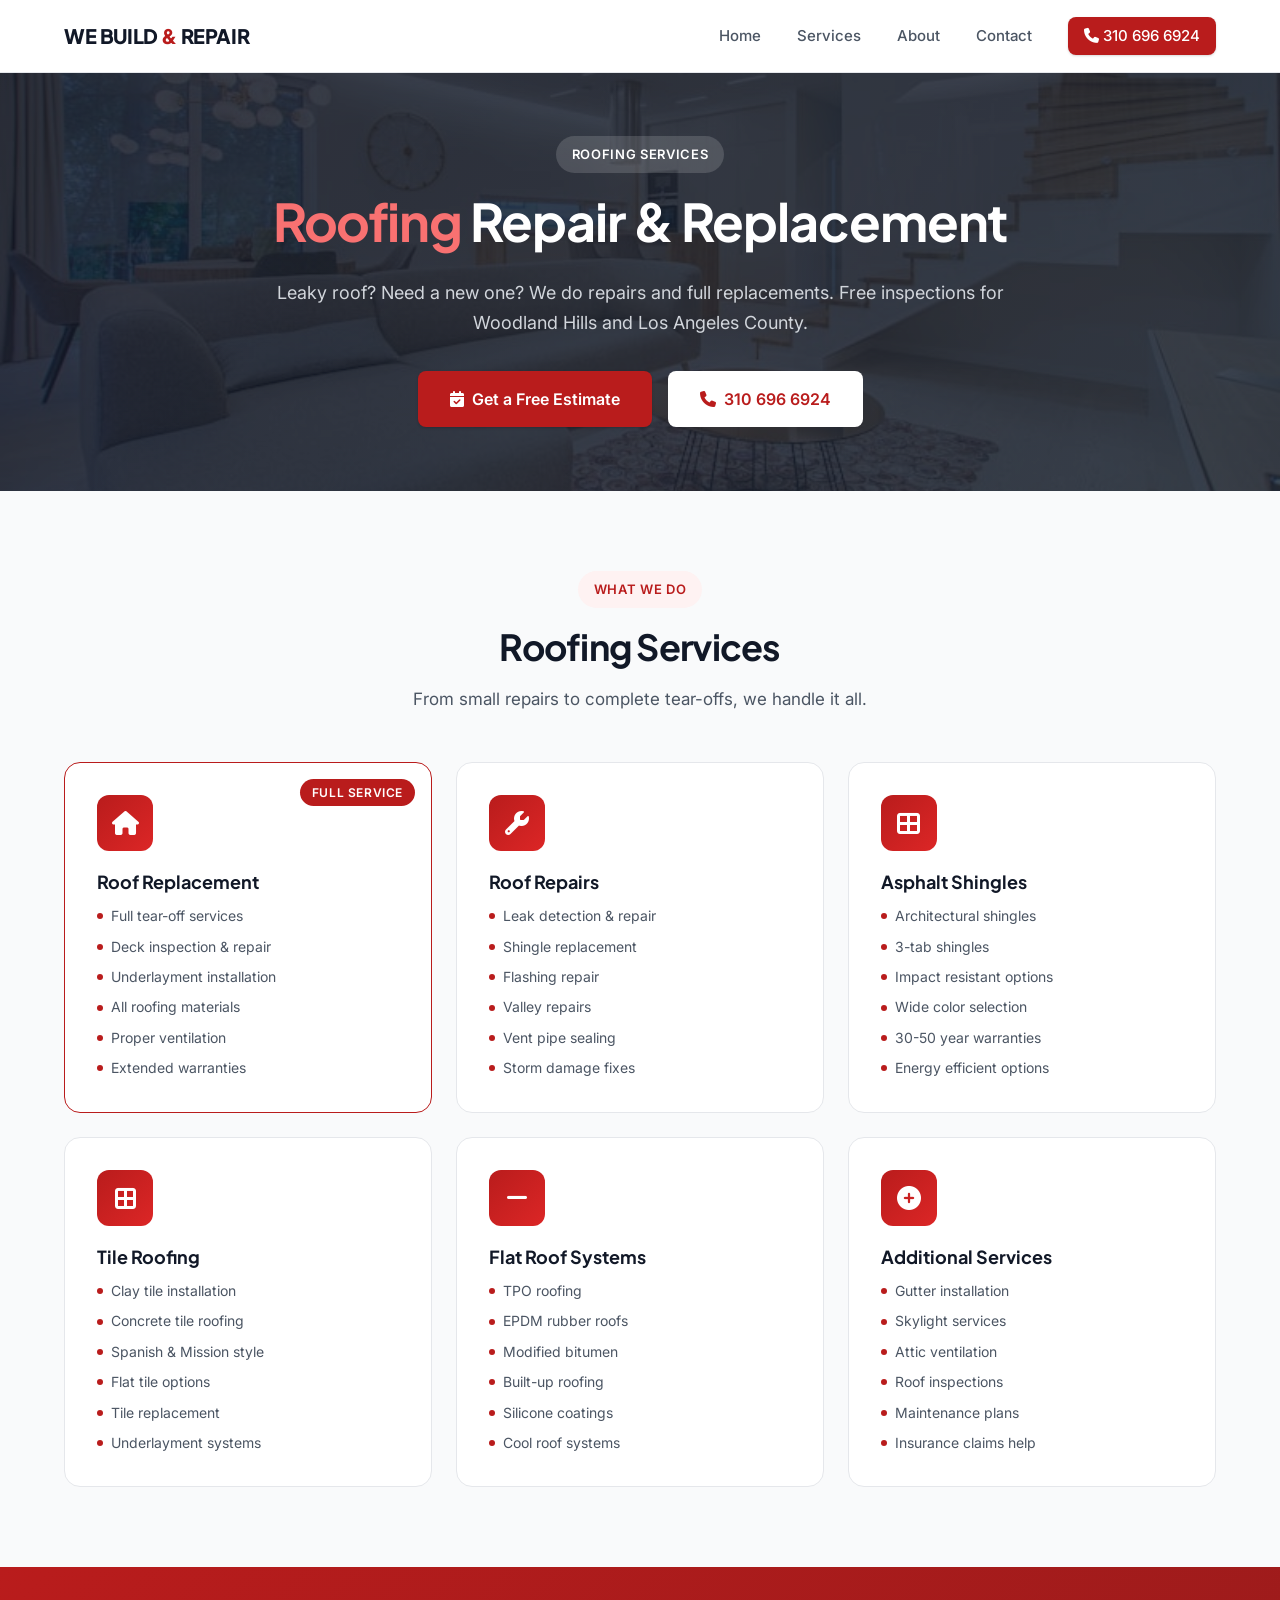
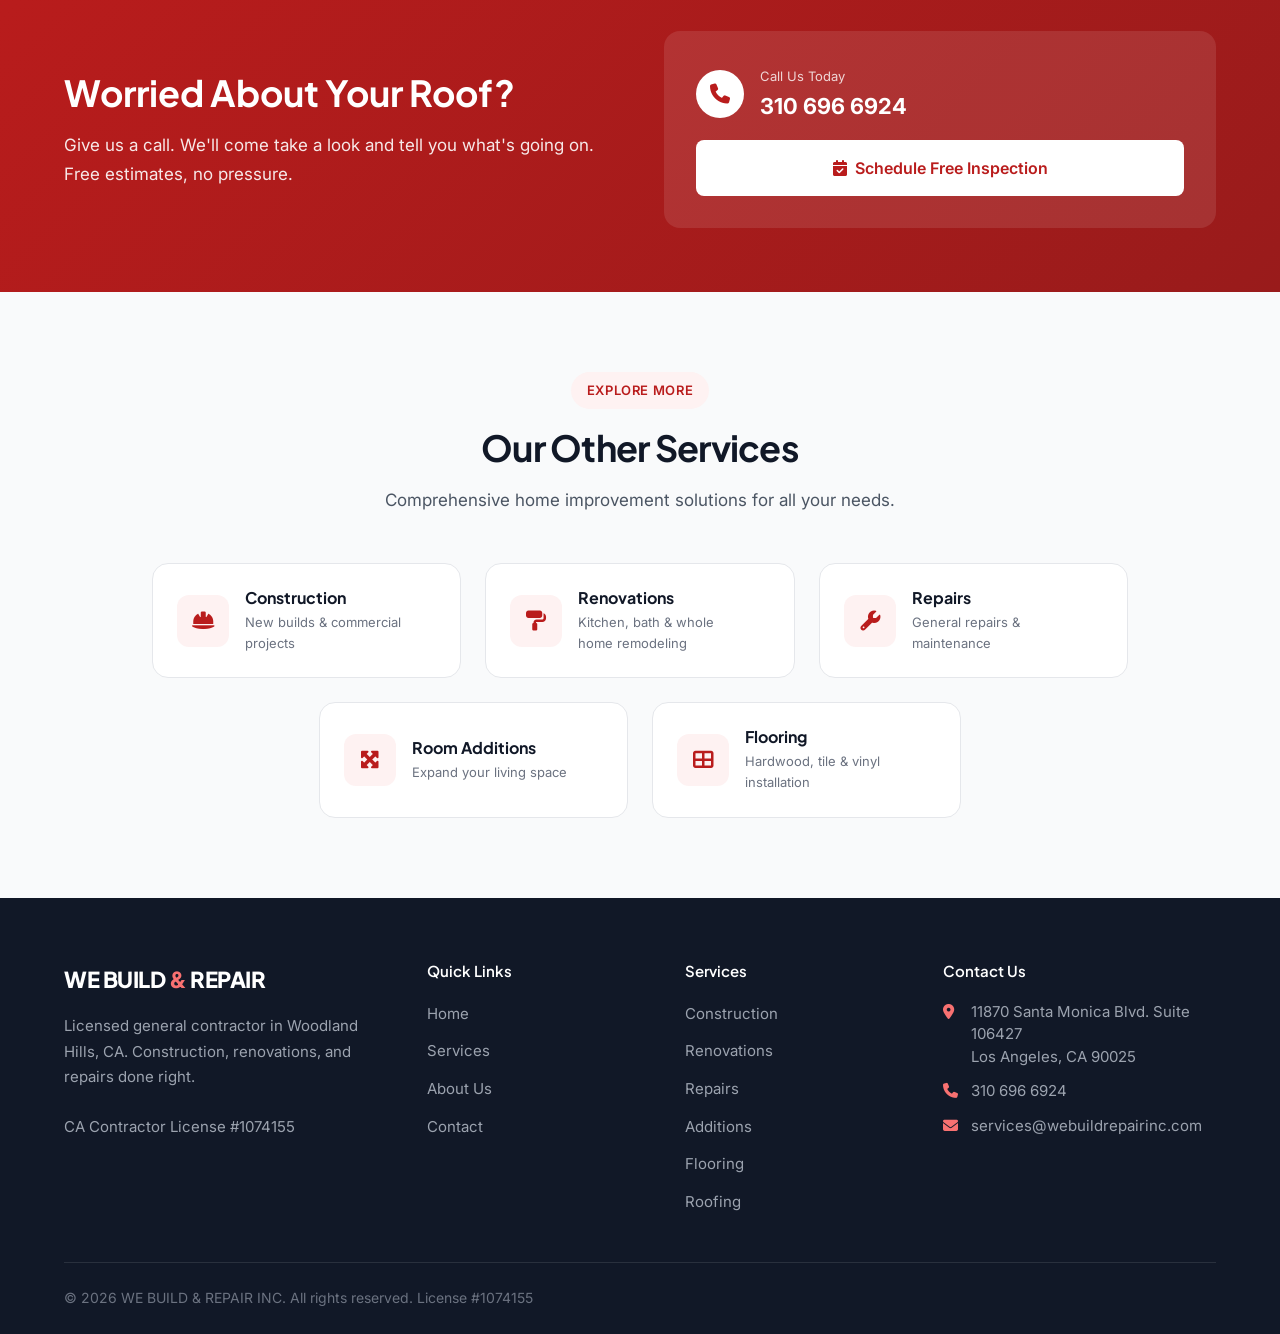
<file: services/roofing.html>
<!DOCTYPE html>
<html lang="en">
<head>
    <meta charset="UTF-8">
    <meta name="viewport" content="width=device-width, initial-scale=1.0">
    <meta name="description" content="Professional roofing services in Woodland Hills, CA. WE BUILD & REPAIR INC offers roof repair, replacement, and installation. License #1074155.">
    <title>Roofing Services | WE BUILD & REPAIR INC - Woodland Hills, CA</title>
    <link rel="stylesheet" href="../css/styles.css">
    <link rel="stylesheet" href="https://cdnjs.cloudflare.com/ajax/libs/font-awesome/6.4.0/css/all.min.css">
</head>
<body>
    <!-- Header -->
    <header>
        <nav class="container">
            <a href="../index.html" class="logo">
                <span class="logo-text">WE BUILD <span>&</span> REPAIR</span>
            </a>
            <ul class="nav-links">
                <li><a href="../index.html">Home</a></li>
                <li><a href="../index.html#services">Services</a></li>
                <li><a href="../index.html#about">About</a></li>
                <li><a href="../index.html#contact">Contact</a></li>
                <li><a href="tel:+13106966924" class="btn btn-primary"><i class="fas fa-phone"></i> 310 696 6924</a></li>
            </ul>
            <button class="mobile-menu-btn" aria-label="Toggle menu">
                <span></span>
                <span></span>
                <span></span>
            </button>
        </nav>
    </header>

    <!-- Service Hero -->
    <section class="service-hero">
        <div class="container">
            <div class="service-hero-content">
                <span class="section-tag">Roofing Services</span>
                <h1><span>Roofing</span> Repair & Replacement</h1>
                <p>Leaky roof? Need a new one? We do repairs and full replacements. Free inspections for Woodland Hills and Los Angeles County.</p>
                <div class="service-hero-buttons">
                    <a href="../index.html#contact" class="btn btn-primary btn-lg"><i class="fas fa-calendar-check"></i> Get a Free Estimate</a>
                    <a href="tel:+13106966924" class="btn btn-white btn-lg"><i class="fas fa-phone"></i> 310 696 6924</a>
                </div>
            </div>
        </div>
    </section>

    <!-- Service Features -->
    <section class="service-features">
        <div class="container">
            <div class="section-header">
                <span class="section-tag">What We Do</span>
                <h2>Roofing Services</h2>
                <p>From small repairs to complete tear-offs, we handle it all.</p>
            </div>

            <div class="service-features-grid">
                <!-- Roof Replacement -->
                <div class="service-feature-card featured">
                    <span class="feature-badge">Full Service</span>
                    <div class="feature-icon">
                        <i class="fas fa-home"></i>
                    </div>
                    <h3>Roof Replacement</h3>
                    <ul>
                        <li>Full tear-off services</li>
                        <li>Deck inspection & repair</li>
                        <li>Underlayment installation</li>
                        <li>All roofing materials</li>
                        <li>Proper ventilation</li>
                        <li>Extended warranties</li>
                    </ul>
                </div>

                <!-- Roof Repairs -->
                <div class="service-feature-card">
                    <div class="feature-icon">
                        <i class="fas fa-wrench"></i>
                    </div>
                    <h3>Roof Repairs</h3>
                    <ul>
                        <li>Leak detection & repair</li>
                        <li>Shingle replacement</li>
                        <li>Flashing repair</li>
                        <li>Valley repairs</li>
                        <li>Vent pipe sealing</li>
                        <li>Storm damage fixes</li>
                    </ul>
                </div>

                <!-- Asphalt Shingles -->
                <div class="service-feature-card">
                    <div class="feature-icon">
                        <i class="fas fa-th-large"></i>
                    </div>
                    <h3>Asphalt Shingles</h3>
                    <ul>
                        <li>Architectural shingles</li>
                        <li>3-tab shingles</li>
                        <li>Impact resistant options</li>
                        <li>Wide color selection</li>
                        <li>30-50 year warranties</li>
                        <li>Energy efficient options</li>
                    </ul>
                </div>

                <!-- Tile Roofing -->
                <div class="service-feature-card">
                    <div class="feature-icon">
                        <i class="fas fa-border-all"></i>
                    </div>
                    <h3>Tile Roofing</h3>
                    <ul>
                        <li>Clay tile installation</li>
                        <li>Concrete tile roofing</li>
                        <li>Spanish & Mission style</li>
                        <li>Flat tile options</li>
                        <li>Tile replacement</li>
                        <li>Underlayment systems</li>
                    </ul>
                </div>

                <!-- Flat Roofs -->
                <div class="service-feature-card">
                    <div class="feature-icon">
                        <i class="fas fa-minus"></i>
                    </div>
                    <h3>Flat Roof Systems</h3>
                    <ul>
                        <li>TPO roofing</li>
                        <li>EPDM rubber roofs</li>
                        <li>Modified bitumen</li>
                        <li>Built-up roofing</li>
                        <li>Silicone coatings</li>
                        <li>Cool roof systems</li>
                    </ul>
                </div>

                <!-- Additional Services -->
                <div class="service-feature-card">
                    <div class="feature-icon">
                        <i class="fas fa-plus-circle"></i>
                    </div>
                    <h3>Additional Services</h3>
                    <ul>
                        <li>Gutter installation</li>
                        <li>Skylight services</li>
                        <li>Attic ventilation</li>
                        <li>Roof inspections</li>
                        <li>Maintenance plans</li>
                        <li>Insurance claims help</li>
                    </ul>
                </div>
            </div>
        </div>
    </section>

    <!-- Service CTA -->
    <section class="service-cta">
        <div class="container">
            <div class="service-cta-content">
                <div class="service-cta-text">
                    <h2>Worried About Your Roof?</h2>
                    <p>Give us a call. We'll come take a look and tell you what's going on. Free estimates, no pressure.</p>
                </div>
                <div class="service-cta-action">
                    <div class="phone-cta">
                        <i class="fas fa-phone"></i>
                        <div>
                            <span>Call Us Today</span>
                            <strong>310 696 6924</strong>
                        </div>
                    </div>
                    <a href="../index.html#contact" class="btn btn-lg">
                        <i class="fas fa-calendar-check"></i> Schedule Free Inspection
                    </a>
                </div>
            </div>
        </div>
    </section>

    <!-- Other Services -->
    <section class="other-services">
        <div class="container">
            <div class="section-header">
                <span class="section-tag">Explore More</span>
                <h2>Our Other Services</h2>
                <p>Comprehensive home improvement solutions for all your needs.</p>
            </div>

            <div class="other-services-grid">
                <a href="construction.html" class="other-service-card">
                    <div class="icon">
                        <i class="fas fa-hard-hat"></i>
                    </div>
                    <div>
                        <h4>Construction</h4>
                        <p>New builds & commercial projects</p>
                    </div>
                    <i class="fas fa-arrow-right"></i>
                </a>

                <a href="renovations.html" class="other-service-card">
                    <div class="icon">
                        <i class="fas fa-paint-roller"></i>
                    </div>
                    <div>
                        <h4>Renovations</h4>
                        <p>Kitchen, bath & whole home remodeling</p>
                    </div>
                    <i class="fas fa-arrow-right"></i>
                </a>

                <a href="repairs.html" class="other-service-card">
                    <div class="icon">
                        <i class="fas fa-wrench"></i>
                    </div>
                    <div>
                        <h4>Repairs</h4>
                        <p>General repairs & maintenance</p>
                    </div>
                    <i class="fas fa-arrow-right"></i>
                </a>

                <a href="additions.html" class="other-service-card">
                    <div class="icon">
                        <i class="fas fa-expand-arrows-alt"></i>
                    </div>
                    <div>
                        <h4>Room Additions</h4>
                        <p>Expand your living space</p>
                    </div>
                    <i class="fas fa-arrow-right"></i>
                </a>

                <a href="flooring.html" class="other-service-card">
                    <div class="icon">
                        <i class="fas fa-th-large"></i>
                    </div>
                    <div>
                        <h4>Flooring</h4>
                        <p>Hardwood, tile & vinyl installation</p>
                    </div>
                    <i class="fas fa-arrow-right"></i>
                </a>
            </div>
        </div>
    </section>

    <!-- Footer -->
    <footer>
        <div class="container">
            <div class="footer-content">
                <div class="footer-brand">
                    <span class="logo-text">WE BUILD <span>&</span> REPAIR</span>
                    <p>Licensed general contractor in Woodland Hills, CA. Construction, renovations, and repairs done right.</p>
                    <p class="license-info">CA Contractor License #1074155</p>
                </div>

                <div class="footer-links">
                    <h4>Quick Links</h4>
                    <ul>
                        <li><a href="../index.html">Home</a></li>
                        <li><a href="../index.html#services">Services</a></li>
                        <li><a href="../index.html#about">About Us</a></li>
                        <li><a href="../index.html#contact">Contact</a></li>
                    </ul>
                </div>

                <div class="footer-services">
                    <h4>Services</h4>
                    <ul>
                        <li><a href="construction.html">Construction</a></li>
                        <li><a href="renovations.html">Renovations</a></li>
                        <li><a href="repairs.html">Repairs</a></li>
                        <li><a href="additions.html">Additions</a></li>
                        <li><a href="flooring.html">Flooring</a></li>
                        <li><a href="roofing.html">Roofing</a></li>
                    </ul>
                </div>

                <div class="footer-contact">
                    <h4>Contact Us</h4>
                    <p>
                        <i class="fas fa-map-marker-alt"></i>
                        11870 Santa Monica Blvd. Suite 106427<br>Los Angeles, CA 90025
                    </p>
                    <p>
                        <i class="fas fa-phone"></i>
                        310 696 6924
                    </p>
                    <p>
                        <i class="fas fa-envelope"></i>
                        services@webuildrepairinc.com
                    </p>
                </div>
            </div>

            <div class="footer-bottom">
                <p>&copy; 2026 WE BUILD & REPAIR INC. All rights reserved. License #1074155</p>
            </div>
        </div>
    </footer>

    <script src="../js/main.js"></script>
</body>
</html>
</file>
<file: css/styles.css>
/* =====================================================
   WE BUILD & REPAIR INC - Professional Construction
   Clean, Modern Design with Red & White Theme
   License #1074155 | Woodland Hills, CA
   ===================================================== */

@import url('https://fonts.googleapis.com/css2?family=Inter:wght@300;400;500;600;700&family=Plus+Jakarta+Sans:wght@500;600;700;800&display=swap');

/* =====================================================
   CSS VARIABLES - Clean Color System
   ===================================================== */
:root {
    /* Primary Red Palette */
    --red-50: #FEF2F2;
    --red-100: #FEE2E2;
    --red-200: #FECACA;
    --red-300: #FCA5A5;
    --red-400: #F87171;
    --red-500: #EF4444;
    --red-600: #DC2626;
    --red-700: #B91C1C;
    --red-800: #991B1B;
    --red-900: #7F1D1D;
    
    /* Neutral Palette */
    --gray-50: #F9FAFB;
    --gray-100: #F3F4F6;
    --gray-200: #E5E7EB;
    --gray-300: #D1D5DB;
    --gray-400: #9CA3AF;
    --gray-500: #6B7280;
    --gray-600: #4B5563;
    --gray-700: #374151;
    --gray-800: #1F2937;
    --gray-900: #111827;
    
    /* Semantic Colors */
    --primary: #B91C1C;
    --primary-hover: #991B1B;
    --primary-light: #DC2626;
    --white: #FFFFFF;
    --black: #000000;
    
    /* Typography */
    --font-sans: 'Inter', -apple-system, BlinkMacSystemFont, 'Segoe UI', sans-serif;
    --font-display: 'Plus Jakarta Sans', var(--font-sans);
    
    /* Spacing Scale */
    --space-1: 0.25rem;
    --space-2: 0.5rem;
    --space-3: 0.75rem;
    --space-4: 1rem;
    --space-5: 1.25rem;
    --space-6: 1.5rem;
    --space-8: 2rem;
    --space-10: 2.5rem;
    --space-12: 3rem;
    --space-16: 4rem;
    --space-20: 5rem;
    --space-24: 6rem;
    
    /* Border Radius */
    --radius-sm: 6px;
    --radius-md: 8px;
    --radius-lg: 12px;
    --radius-xl: 16px;
    --radius-2xl: 24px;
    --radius-full: 9999px;
    
    /* Shadows */
    --shadow-xs: 0 1px 2px rgba(0, 0, 0, 0.05);
    --shadow-sm: 0 1px 3px rgba(0, 0, 0, 0.1), 0 1px 2px rgba(0, 0, 0, 0.06);
    --shadow-md: 0 4px 6px -1px rgba(0, 0, 0, 0.1), 0 2px 4px -1px rgba(0, 0, 0, 0.06);
    --shadow-lg: 0 10px 15px -3px rgba(0, 0, 0, 0.1), 0 4px 6px -2px rgba(0, 0, 0, 0.05);
    --shadow-xl: 0 20px 25px -5px rgba(0, 0, 0, 0.1), 0 10px 10px -5px rgba(0, 0, 0, 0.04);
    --shadow-2xl: 0 25px 50px -12px rgba(0, 0, 0, 0.25);
    
    /* Transitions */
    --transition-fast: 150ms ease;
    --transition-base: 200ms ease;
    --transition-slow: 300ms ease;
}

/* =====================================================
   RESET & BASE STYLES
   ===================================================== */
*, *::before, *::after {
    margin: 0;
    padding: 0;
    box-sizing: border-box;
}

html {
    scroll-behavior: smooth;
    -webkit-text-size-adjust: 100%;
}

body {
    font-family: var(--font-sans);
    font-size: 16px;
    line-height: 1.6;
    color: var(--gray-700);
    background-color: var(--white);
    -webkit-font-smoothing: antialiased;
    -moz-osx-font-smoothing: grayscale;
}

img {
    max-width: 100%;
    height: auto;
    display: block;
}

a {
    color: inherit;
    text-decoration: none;
}

ul, ol {
    list-style: none;
}

button {
    font-family: inherit;
    cursor: pointer;
    border: none;
    background: none;
}

h1, h2, h3, h4, h5, h6 {
    font-family: var(--font-display);
    font-weight: 700;
    line-height: 1.25;
    color: var(--gray-900);
}

/* =====================================================
   LAYOUT
   ===================================================== */
.container {
    width: 100%;
    max-width: 1200px;
    margin: 0 auto;
    padding: 0 var(--space-6);
}

section {
    padding: var(--space-20) 0;
}

/* =====================================================
   BUTTONS
   ===================================================== */
.btn {
    display: inline-flex;
    align-items: center;
    justify-content: center;
    gap: var(--space-2);
    padding: var(--space-3) var(--space-6);
    font-family: var(--font-sans);
    font-size: 0.9375rem;
    font-weight: 600;
    line-height: 1.5;
    border-radius: var(--radius-md);
    transition: all var(--transition-base);
    white-space: nowrap;
}

.btn-primary {
    background-color: var(--primary);
    color: var(--white) !important;
    box-shadow: var(--shadow-sm);
}

.btn-primary:hover {
    background-color: var(--primary-hover);
    transform: translateY(-1px);
    box-shadow: var(--shadow-md);
}

.btn-secondary {
    background-color: var(--white);
    color: var(--gray-700);
    border: 1px solid var(--gray-300);
}

.btn-secondary:hover {
    background-color: var(--gray-50);
    border-color: var(--gray-400);
}

.btn-white {
    background-color: var(--white);
    color: var(--primary);
}

.btn-white:hover {
    background-color: var(--gray-50);
}

.btn-lg {
    padding: var(--space-4) var(--space-8);
    font-size: 1rem;
}

/* =====================================================
   HEADER & NAVIGATION
   ===================================================== */
header {
    position: fixed;
    top: 0;
    left: 0;
    right: 0;
    z-index: 1000;
    background-color: var(--white);
    border-bottom: 1px solid var(--gray-200);
    transition: box-shadow var(--transition-base);
}

header.scrolled {
    box-shadow: var(--shadow-md);
}

nav {
    display: flex;
    align-items: center;
    justify-content: space-between;
    height: 72px;
}

.logo {
    display: flex;
    align-items: center;
    gap: var(--space-3);
}

.logo img {
    height: 40px;
    width: auto;
}

.logo-text {
    font-family: var(--font-display);
    font-size: 1.25rem;
    font-weight: 800;
    color: var(--gray-900);
    letter-spacing: -0.02em;
}

.logo-text span {
    color: var(--primary);
}

.nav-links {
    display: flex;
    align-items: center;
    gap: var(--space-1);
}

.nav-links li a {
    display: block;
    padding: var(--space-2) var(--space-4);
    font-size: 0.9375rem;
    font-weight: 500;
    color: var(--gray-600);
    border-radius: var(--radius-md);
    transition: all var(--transition-fast);
}

.nav-links li a:hover {
    color: var(--gray-900);
    background-color: var(--gray-100);
}

.nav-links .btn {
    margin-left: var(--space-4);
}

.mobile-menu-btn {
    display: none;
    flex-direction: column;
    justify-content: center;
    gap: 5px;
    width: 40px;
    height: 40px;
    padding: 8px;
    border-radius: var(--radius-md);
    transition: background-color var(--transition-fast);
}

.mobile-menu-btn:hover {
    background-color: var(--gray-100);
}

.mobile-menu-btn span {
    display: block;
    width: 100%;
    height: 2px;
    background-color: var(--gray-700);
    border-radius: 1px;
    transition: all var(--transition-fast);
}

/* =====================================================
   HERO SECTION
   ===================================================== */
.hero {
    padding-top: calc(72px + var(--space-16));
    padding-bottom: var(--space-16);
    background: linear-gradient(135deg, var(--gray-50) 0%, var(--white) 100%);
    min-height: 85vh;
    display: flex;
    align-items: center;
}

.hero-content {
    display: grid;
    grid-template-columns: 1fr 1fr;
    gap: var(--space-16);
    align-items: center;
}

.hero-badge {
    display: inline-flex;
    align-items: center;
    gap: var(--space-2);
    padding: var(--space-2) var(--space-4);
    background-color: var(--red-50);
    color: var(--primary);
    font-size: 0.875rem;
    font-weight: 600;
    border-radius: var(--radius-full);
    margin-bottom: var(--space-6);
}

.hero-badge::before {
    content: '';
    width: 8px;
    height: 8px;
    background-color: var(--primary);
    border-radius: 50%;
}

.hero-text h1 {
    font-size: clamp(2.5rem, 5vw, 3.5rem);
    line-height: 1.1;
    margin-bottom: var(--space-6);
    letter-spacing: -0.02em;
}

.hero-text h1 span {
    color: var(--primary);
}

.hero-text > p {
    font-size: 1.125rem;
    color: var(--gray-600);
    margin-bottom: var(--space-8);
    max-width: 500px;
    line-height: 1.7;
}

.hero-buttons {
    display: flex;
    gap: var(--space-4);
    flex-wrap: wrap;
}

.hero-image {
    position: relative;
}

.hero-image img {
    width: 100%;
    border-radius: var(--radius-2xl);
    box-shadow: var(--shadow-2xl);
}

/* =====================================================
   STATS BAR
   ===================================================== */
.stats-bar {
    background-color: var(--primary);
    padding: var(--space-12) 0;
}

.stats-grid {
    display: grid;
    grid-template-columns: repeat(4, 1fr);
    gap: var(--space-8);
}

.stat-item {
    text-align: center;
    color: var(--white);
}

.stat-item h3 {
    font-size: 2.5rem;
    font-weight: 800;
    color: var(--white);
    margin-bottom: var(--space-2);
}

.stat-item p {
    font-size: 0.9375rem;
    color: rgba(255, 255, 255, 0.85);
    font-weight: 500;
}

/* =====================================================
   SECTION HEADERS
   ===================================================== */
.section-header {
    text-align: center;
    max-width: 600px;
    margin: 0 auto var(--space-12);
}

.section-tag {
    display: inline-block;
    padding: var(--space-2) var(--space-4);
    background-color: var(--red-50);
    color: var(--primary);
    font-size: 0.8125rem;
    font-weight: 600;
    text-transform: uppercase;
    letter-spacing: 0.05em;
    border-radius: var(--radius-full);
    margin-bottom: var(--space-4);
}

.section-header h2 {
    font-size: clamp(1.75rem, 3vw, 2.25rem);
    margin-bottom: var(--space-4);
    letter-spacing: -0.02em;
}

.section-header p {
    font-size: 1.0625rem;
    color: var(--gray-600);
    line-height: 1.7;
}

/* =====================================================
   SERVICES SECTION
   ===================================================== */
.services {
    background-color: var(--gray-50);
}

.services-grid {
    display: grid;
    grid-template-columns: repeat(3, 1fr);
    gap: var(--space-6);
}

.service-card {
    background-color: var(--white);
    border-radius: var(--radius-xl);
    overflow: hidden;
    border: 1px solid var(--gray-200);
    transition: all var(--transition-slow);
}

.service-card:hover {
    transform: translateY(-4px);
    box-shadow: var(--shadow-xl);
    border-color: transparent;
}

.service-card-image {
    height: 160px;
    background-color: var(--gray-900);
    display: flex;
    align-items: center;
    justify-content: center;
    position: relative;
    overflow: hidden;
}

.service-card-image::before {
    content: '';
    position: absolute;
    top: 0;
    left: 0;
    right: 0;
    bottom: 0;
    background-size: cover;
    background-position: center;
    opacity: 0.25;
    transition: all var(--transition-slow);
}

.service-card:hover .service-card-image::before {
    opacity: 0.35;
    transform: scale(1.05);
}

/* Service Card Background Images */
.service-construction .service-card-image::before {
    background-image: url('../images/construction.jpg');
}

.service-renovations .service-card-image::before {
    background-image: url('../images/renovations.jpg');
}

.service-repairs .service-card-image::before {
    background-image: url('../images/repairs.jpg');
}

.service-additions .service-card-image::before {
    background-image: url('../images/additions.jpg');
}

.service-flooring .service-card-image::before {
    background-image: url('../images/flooring.jpg');
}

.service-roofing .service-card-image::before {
    background-image: url('../images/roofing.jpg');
}

.service-card-image i {
    font-size: 2.5rem;
    color: var(--white);
    position: relative;
    z-index: 1;
    text-shadow: 0 2px 10px rgba(0, 0, 0, 0.3);
}

.service-card-content {
    padding: var(--space-6);
}

.service-card h3 {
    font-size: 1.125rem;
    margin-bottom: var(--space-3);
}

.service-card p {
    font-size: 0.9375rem;
    color: var(--gray-600);
    margin-bottom: var(--space-5);
    line-height: 1.6;
}

.service-card .btn {
    width: 100%;
}

/* =====================================================
   ABOUT SECTION
   ===================================================== */
.about {
    background-color: var(--white);
}

.about-content {
    display: grid;
    grid-template-columns: 1fr 1.2fr;
    gap: var(--space-16);
    align-items: center;
}

.about-image {
    position: relative;
}

.about-image img {
    width: 100%;
    border-radius: var(--radius-2xl);
    box-shadow: var(--shadow-lg);
}

.experience-badge {
    position: absolute;
    bottom: var(--space-6);
    right: var(--space-6);
    background-color: var(--primary);
    color: var(--white);
    padding: var(--space-5) var(--space-6);
    border-radius: var(--radius-xl);
    text-align: center;
    box-shadow: var(--shadow-lg);
}

.experience-badge h3 {
    font-size: 2rem;
    color: var(--white);
    margin-bottom: var(--space-1);
}

.experience-badge p {
    font-size: 0.8125rem;
    color: rgba(255, 255, 255, 0.9);
    font-weight: 500;
}

.about-text .section-tag {
    margin-bottom: var(--space-4);
}

.about-text h2 {
    font-size: clamp(1.75rem, 3vw, 2.25rem);
    margin-bottom: var(--space-6);
    letter-spacing: -0.02em;
}

.about-text .lead {
    font-size: 1.0625rem;
    color: var(--gray-800);
    font-weight: 500;
    margin-bottom: var(--space-4);
    line-height: 1.7;
}

.about-text > p {
    color: var(--gray-600);
    margin-bottom: var(--space-8);
    line-height: 1.7;
}

.about-features {
    display: grid;
    grid-template-columns: 1fr 1fr;
    gap: var(--space-4);
}

.feature-item {
    display: flex;
    align-items: flex-start;
    gap: var(--space-4);
    padding: var(--space-4);
    background-color: var(--gray-50);
    border-radius: var(--radius-lg);
    transition: all var(--transition-fast);
}

.feature-item:hover {
    background-color: var(--red-50);
}

.feature-icon {
    width: 44px;
    height: 44px;
    background-color: var(--primary);
    border-radius: var(--radius-md);
    display: flex;
    align-items: center;
    justify-content: center;
    color: var(--white);
    font-size: 1.125rem;
    flex-shrink: 0;
}

.feature-item h4 {
    font-size: 0.9375rem;
    margin-bottom: var(--space-1);
}

.feature-item p {
    font-size: 0.8125rem;
    color: var(--gray-500);
}

/* =====================================================
   PROCESS SECTION
   ===================================================== */
.process {
    background-color: var(--gray-900);
    color: var(--white);
}

.process .section-tag {
    background-color: rgba(255, 255, 255, 0.1);
    color: var(--white);
}

.process .section-header h2 {
    color: var(--white);
}

.process .section-header p {
    color: var(--gray-400);
}

.process-grid {
    display: grid;
    grid-template-columns: repeat(4, 1fr);
    gap: var(--space-6);
}

.process-card {
    text-align: center;
    padding: var(--space-8) var(--space-6);
    background-color: rgba(255, 255, 255, 0.05);
    border-radius: var(--radius-xl);
    border: 1px solid rgba(255, 255, 255, 0.1);
    transition: all var(--transition-slow);
}

.process-card:hover {
    background-color: rgba(255, 255, 255, 0.08);
    transform: translateY(-4px);
}

.process-number {
    width: 56px;
    height: 56px;
    background-color: var(--primary);
    color: var(--white);
    border-radius: 50%;
    display: flex;
    align-items: center;
    justify-content: center;
    font-size: 1.5rem;
    font-weight: 700;
    margin: 0 auto var(--space-5);
    font-family: var(--font-display);
}

.process-card h4 {
    font-size: 1.125rem;
    color: var(--white);
    margin-bottom: var(--space-3);
}

.process-card p {
    font-size: 0.9375rem;
    color: var(--gray-400);
    line-height: 1.6;
}

/* =====================================================
   CTA SECTION
   ===================================================== */
.cta-section {
    background-color: var(--primary);
    padding: var(--space-16) 0;
}

.cta-content {
    text-align: center;
    max-width: 600px;
    margin: 0 auto;
}

.cta-content h2 {
    font-size: clamp(1.75rem, 3vw, 2.25rem);
    color: var(--white);
    margin-bottom: var(--space-4);
}

.cta-content p {
    font-size: 1.0625rem;
    color: rgba(255, 255, 255, 0.9);
    margin-bottom: var(--space-8);
    line-height: 1.7;
}

.cta-section .btn {
    background-color: var(--white);
    color: var(--primary);
    padding: var(--space-4) var(--space-8);
    font-size: 1rem;
}

.cta-section .btn:hover {
    background-color: var(--gray-100);
    transform: translateY(-2px);
}

/* =====================================================
   CONTACT SECTION
   ===================================================== */
.contact {
    background-color: var(--gray-50);
}

.contact-content {
    display: grid;
    grid-template-columns: 1fr 1.3fr;
    gap: var(--space-8);
}

.contact-info {
    background-color: var(--gray-900);
    color: var(--white);
    padding: var(--space-10);
    border-radius: var(--radius-2xl);
}

.contact-info h3 {
    font-size: 1.375rem;
    color: var(--white);
    margin-bottom: var(--space-3);
}

.contact-info > p {
    color: var(--gray-400);
    margin-bottom: var(--space-8);
    font-size: 0.9375rem;
    line-height: 1.6;
}

.contact-item {
    display: flex;
    align-items: flex-start;
    gap: var(--space-4);
    margin-bottom: var(--space-6);
}

.contact-item:last-child {
    margin-bottom: 0;
}

.contact-item i {
    width: 40px;
    height: 40px;
    background-color: rgba(255, 255, 255, 0.1);
    border-radius: var(--radius-md);
    display: flex;
    align-items: center;
    justify-content: center;
    font-size: 1rem;
    flex-shrink: 0;
}

.contact-item h4 {
    font-size: 0.8125rem;
    color: var(--gray-400);
    font-weight: 500;
    margin-bottom: var(--space-1);
    text-transform: uppercase;
    letter-spacing: 0.05em;
}

.contact-item p {
    color: var(--white);
    font-size: 0.9375rem;
}

.contact-form {
    background-color: var(--white);
    padding: var(--space-10);
    border-radius: var(--radius-2xl);
    border: 1px solid var(--gray-200);
}

.contact-form h3 {
    font-size: 1.375rem;
    margin-bottom: var(--space-6);
}

.form-row {
    display: grid;
    grid-template-columns: 1fr 1fr;
    gap: var(--space-4);
}

.form-group {
    margin-bottom: var(--space-5);
}

.form-group label {
    display: block;
    font-size: 0.875rem;
    font-weight: 500;
    color: var(--gray-700);
    margin-bottom: var(--space-2);
}

.form-group input,
.form-group select,
.form-group textarea {
    width: 100%;
    padding: var(--space-3) var(--space-4);
    font-family: var(--font-sans);
    font-size: 0.9375rem;
    color: var(--gray-900);
    background-color: var(--gray-50);
    border: 1px solid var(--gray-200);
    border-radius: var(--radius-md);
    transition: all var(--transition-fast);
}

.form-group input:focus,
.form-group select:focus,
.form-group textarea:focus {
    outline: none;
    border-color: var(--primary);
    background-color: var(--white);
    box-shadow: 0 0 0 3px var(--red-100);
}

.form-group textarea {
    resize: vertical;
    min-height: 100px;
}

.contact-form .btn {
    width: 100%;
    padding: var(--space-4);
}

/* =====================================================
   PARTNERS (HIDDEN)
   ===================================================== */
.partners {
    display: none;
}

/* =====================================================
   FOOTER
   ===================================================== */
footer {
    background-color: var(--gray-900);
    color: var(--white);
    padding-top: var(--space-16);
}

.footer-content {
    display: grid;
    grid-template-columns: 1.5fr 1fr 1fr 1.3fr;
    gap: var(--space-12);
    padding-bottom: var(--space-12);
    border-bottom: 1px solid rgba(255, 255, 255, 0.1);
}

.footer-brand .logo-text {
    font-size: 1.375rem;
    color: var(--white);
    margin-bottom: var(--space-4);
    display: inline-block;
}

.footer-brand .logo-text span {
    color: var(--red-400);
}

.footer-brand > p {
    color: var(--gray-400);
    font-size: 0.9375rem;
    margin-bottom: var(--space-6);
    line-height: 1.7;
}

.license-info {
    font-size: 0.8125rem;
    color: var(--gray-500);
    margin-bottom: var(--space-4);
}

.social-links {
    display: flex;
    gap: var(--space-3);
}

.social-links a {
    width: 40px;
    height: 40px;
    background-color: rgba(255, 255, 255, 0.1);
    border-radius: var(--radius-md);
    display: flex;
    align-items: center;
    justify-content: center;
    color: var(--white);
    font-size: 1rem;
    transition: all var(--transition-fast);
}

.social-links a:hover {
    background-color: var(--primary);
}

.footer-links h4,
.footer-services h4,
.footer-contact h4 {
    font-size: 0.9375rem;
    color: var(--white);
    margin-bottom: var(--space-5);
    font-weight: 600;
}

.footer-links ul,
.footer-services ul {
    display: flex;
    flex-direction: column;
    gap: var(--space-3);
}

.footer-links a,
.footer-services a {
    color: var(--gray-400);
    font-size: 0.9375rem;
    transition: color var(--transition-fast);
}

.footer-links a:hover,
.footer-services a:hover {
    color: var(--white);
}

.footer-contact p {
    display: flex;
    align-items: flex-start;
    gap: var(--space-3);
    color: var(--gray-400);
    font-size: 0.9375rem;
    margin-bottom: var(--space-3);
    line-height: 1.5;
}

.footer-contact i {
    color: var(--red-400);
    margin-top: 3px;
    flex-shrink: 0;
    width: 16px;
}

.footer-bottom {
    padding: var(--space-6) 0;
    display: flex;
    justify-content: space-between;
    align-items: center;
}

.footer-bottom p {
    color: var(--gray-500);
    font-size: 0.875rem;
}

.footer-bottom-links {
    display: flex;
    gap: var(--space-6);
}

.footer-bottom-links a {
    color: var(--gray-500);
    font-size: 0.875rem;
    transition: color var(--transition-fast);
}

.footer-bottom-links a:hover {
    color: var(--white);
}

/* =====================================================
   RESPONSIVE - TABLET (1024px)
   ===================================================== */
@media (max-width: 1024px) {
    .hero-content {
        grid-template-columns: 1fr;
        text-align: center;
        gap: var(--space-10);
    }
    
    .hero-text > p {
        margin-left: auto;
        margin-right: auto;
    }
    
    .hero-buttons {
        justify-content: center;
    }
    
    .hero-image {
        max-width: 500px;
        margin: 0 auto;
    }
    
    .stats-grid {
        grid-template-columns: repeat(2, 1fr);
        gap: var(--space-6);
    }
    
    .services-grid {
        grid-template-columns: repeat(2, 1fr);
    }
    
    .about-content {
        grid-template-columns: 1fr;
        gap: var(--space-10);
    }
    
    .about-image {
        max-width: 500px;
        margin: 0 auto;
    }
    
    .about-text {
        text-align: center;
    }
    
    .about-features {
        justify-content: center;
    }
    
    .process-grid {
        grid-template-columns: repeat(2, 1fr);
    }
    
    .contact-content {
        grid-template-columns: 1fr;
    }
    
    .footer-content {
        grid-template-columns: repeat(2, 1fr);
    }
}

/* =====================================================
   RESPONSIVE - MOBILE LANDSCAPE (768px)
   ===================================================== */
@media (max-width: 768px) {
    section {
        padding: var(--space-16) 0;
    }
    
    nav {
        height: 64px;
    }
    
    .nav-links {
        position: fixed;
        top: 64px;
        left: 0;
        right: 0;
        background-color: var(--white);
        flex-direction: column;
        padding: var(--space-4);
        border-top: 1px solid var(--gray-200);
        box-shadow: var(--shadow-lg);
        transform: translateY(-100%);
        opacity: 0;
        visibility: hidden;
        transition: all var(--transition-slow);
    }
    
    .nav-links.active {
        transform: translateY(0);
        opacity: 1;
        visibility: visible;
    }
    
    .nav-links li {
        width: 100%;
    }
    
    .nav-links li a {
        display: block;
        padding: var(--space-3) var(--space-4);
        text-align: center;
    }
    
    .nav-links .btn {
        margin-left: 0;
        margin-top: var(--space-2);
        width: 100%;
    }
    
    .mobile-menu-btn {
        display: flex;
    }
    
    .hero {
        padding-top: calc(64px + var(--space-10));
        min-height: auto;
    }
    
    .hero-image {
        display: none;
    }
    
    .services-grid {
        grid-template-columns: 1fr;
    }
    
    .about-features {
        grid-template-columns: 1fr;
    }
    
    .process-grid {
        grid-template-columns: 1fr;
    }
    
    .form-row {
        grid-template-columns: 1fr;
    }
    
    .footer-content {
        grid-template-columns: 1fr;
        text-align: center;
        gap: var(--space-8);
    }
    
    .social-links {
        justify-content: center;
    }
    
    .footer-bottom {
        flex-direction: column;
        gap: var(--space-4);
        text-align: center;
    }
}

/* =====================================================
   RESPONSIVE - MOBILE (480px)
   ===================================================== */
@media (max-width: 480px) {
    .container {
        padding: 0 var(--space-4);
    }
    
    section {
        padding: var(--space-12) 0;
    }
    
    .hero-text h1 {
        font-size: 2rem;
    }
    
    .hero-buttons {
        flex-direction: column;
    }
    
    .hero-buttons .btn {
        width: 100%;
    }
    
    .stats-grid {
        grid-template-columns: 1fr 1fr;
        gap: var(--space-4);
    }
    
    .stat-item h3 {
        font-size: 2rem;
    }
    
    .contact-info,
    .contact-form {
        padding: var(--space-6);
    }
    
    .cta-section {
        padding: var(--space-12) 0;
    }
}

/* =====================================================
   ACCESSIBILITY
   ===================================================== */
@media (prefers-reduced-motion: reduce) {
    *, *::before, *::after {
        animation-duration: 0.01ms !important;
        animation-iteration-count: 1 !important;
        transition-duration: 0.01ms !important;
    }
    
    html {
        scroll-behavior: auto;
    }
}

:focus-visible {
    outline: 2px solid var(--primary);
    outline-offset: 2px;
}

::selection {
    background-color: var(--red-100);
    color: var(--gray-900);
}

/* =====================================================
   SERVICE PAGE STYLES
   ===================================================== */

/* Service Page Hero */
.service-hero {
    padding-top: calc(72px + var(--space-16));
    padding-bottom: var(--space-16);
    background: linear-gradient(135deg, var(--gray-900) 0%, var(--gray-800) 100%);
    position: relative;
    overflow: hidden;
}

.service-hero::before {
    content: '';
    position: absolute;
    top: 0;
    left: 0;
    right: 0;
    bottom: 0;
    background: url('../images/construction.jpg') center/cover no-repeat;
    opacity: 0.15;
}

.service-hero .container {
    position: relative;
    z-index: 1;
}

.service-hero-content {
    max-width: 800px;
    margin: 0 auto;
    text-align: center;
}

.service-hero .section-tag {
    background-color: rgba(255, 255, 255, 0.15);
    color: var(--white);
}

.service-hero h1 {
    font-size: clamp(2.25rem, 5vw, 3.25rem);
    color: var(--white);
    margin-bottom: var(--space-6);
    letter-spacing: -0.02em;
}

.service-hero h1 span {
    color: var(--red-400);
}

.service-hero p {
    font-size: 1.125rem;
    color: var(--gray-300);
    line-height: 1.7;
    margin-bottom: var(--space-8);
}

.service-hero-buttons {
    display: flex;
    gap: var(--space-4);
    justify-content: center;
    flex-wrap: wrap;
}

/* Service Overview Section */
.service-overview {
    background-color: var(--white);
    padding: var(--space-20) 0;
}

.service-overview-grid {
    display: grid;
    grid-template-columns: 1.2fr 1fr;
    gap: var(--space-16);
    align-items: center;
}

.service-overview-text .section-tag {
    margin-bottom: var(--space-4);
}

.service-overview-text h2 {
    font-size: clamp(1.75rem, 3vw, 2.25rem);
    margin-bottom: var(--space-6);
    letter-spacing: -0.02em;
}

.service-overview-text > p {
    color: var(--gray-600);
    margin-bottom: var(--space-6);
    line-height: 1.8;
}

.service-overview-image img {
    width: 100%;
    border-radius: var(--radius-2xl);
    box-shadow: var(--shadow-xl);
}

/* Service Highlights List */
.service-highlights {
    margin-top: var(--space-8);
}

.service-highlights li {
    display: flex;
    align-items: flex-start;
    gap: var(--space-3);
    padding: var(--space-3) 0;
    border-bottom: 1px solid var(--gray-100);
}

.service-highlights li:last-child {
    border-bottom: none;
}

.service-highlights li i {
    color: var(--primary);
    margin-top: 4px;
    flex-shrink: 0;
}

.service-highlights li span {
    color: var(--gray-700);
    font-size: 0.9375rem;
}

/* Service Features Grid */
.service-features {
    background-color: var(--gray-50);
    padding: var(--space-20) 0;
}

.service-features-grid {
    display: grid;
    grid-template-columns: repeat(3, 1fr);
    gap: var(--space-6);
}

.service-feature-card {
    background-color: var(--white);
    padding: var(--space-8);
    border-radius: var(--radius-xl);
    border: 1px solid var(--gray-200);
    transition: all var(--transition-slow);
}

.service-feature-card:hover {
    transform: translateY(-4px);
    box-shadow: var(--shadow-lg);
    border-color: transparent;
}

.service-feature-card.featured {
    border-color: var(--primary);
    position: relative;
}

.feature-badge {
    position: absolute;
    top: var(--space-4);
    right: var(--space-4);
    background-color: var(--primary);
    color: var(--white);
    padding: var(--space-1) var(--space-3);
    font-size: 0.75rem;
    font-weight: 600;
    border-radius: var(--radius-full);
    text-transform: uppercase;
    letter-spacing: 0.05em;
}

.service-feature-card .feature-icon {
    width: 56px;
    height: 56px;
    background: linear-gradient(135deg, var(--primary) 0%, var(--primary-light) 100%);
    border-radius: var(--radius-lg);
    display: flex;
    align-items: center;
    justify-content: center;
    color: var(--white);
    font-size: 1.5rem;
    margin-bottom: var(--space-5);
}

.service-feature-card h3 {
    font-size: 1.125rem;
    margin-bottom: var(--space-3);
}

.service-feature-card > p {
    color: var(--gray-600);
    font-size: 0.9375rem;
    line-height: 1.6;
    margin-bottom: var(--space-5);
}

.service-feature-card ul {
    display: flex;
    flex-direction: column;
    gap: var(--space-2);
}

.service-feature-card ul li {
    display: flex;
    align-items: center;
    gap: var(--space-2);
    color: var(--gray-600);
    font-size: 0.875rem;
}

.service-feature-card ul li::before {
    content: '';
    width: 6px;
    height: 6px;
    background-color: var(--primary);
    border-radius: 50%;
    flex-shrink: 0;
}

/* Why Choose Us - Service Page */
.service-why-choose {
    background-color: var(--white);
    padding: var(--space-20) 0;
}

.why-choose-grid {
    display: grid;
    grid-template-columns: repeat(4, 1fr);
    gap: var(--space-6);
}

.why-choose-card {
    text-align: center;
    padding: var(--space-8);
    background-color: var(--gray-50);
    border-radius: var(--radius-xl);
    transition: all var(--transition-slow);
}

.why-choose-card:hover {
    background-color: var(--red-50);
    transform: translateY(-4px);
}

.why-choose-card .icon {
    width: 64px;
    height: 64px;
    background-color: var(--primary);
    border-radius: var(--radius-lg);
    display: flex;
    align-items: center;
    justify-content: center;
    color: var(--white);
    font-size: 1.5rem;
    margin: 0 auto var(--space-5);
}

.why-choose-card h4 {
    font-size: 1.0625rem;
    margin-bottom: var(--space-3);
}

.why-choose-card p {
    color: var(--gray-600);
    font-size: 0.875rem;
    line-height: 1.6;
}

/* Service Process Section */
.service-process {
    background-color: var(--gray-900);
    padding: var(--space-20) 0;
    color: var(--white);
}

.service-process .section-tag {
    background-color: rgba(255, 255, 255, 0.1);
    color: var(--white);
}

.service-process .section-header h2 {
    color: var(--white);
}

.service-process .section-header p {
    color: var(--gray-400);
}

.service-process-grid {
    display: grid;
    grid-template-columns: repeat(5, 1fr);
    gap: var(--space-4);
    position: relative;
}

.service-process-grid::before {
    content: '';
    position: absolute;
    top: 32px;
    left: 10%;
    right: 10%;
    height: 2px;
    background: linear-gradient(90deg, var(--primary), var(--red-400));
    z-index: 0;
}

.process-step {
    text-align: center;
    position: relative;
    z-index: 1;
}

.process-step .step-number {
    width: 64px;
    height: 64px;
    background-color: var(--primary);
    color: var(--white);
    border-radius: 50%;
    display: flex;
    align-items: center;
    justify-content: center;
    font-size: 1.5rem;
    font-weight: 700;
    font-family: var(--font-display);
    margin: 0 auto var(--space-5);
    box-shadow: 0 0 0 4px var(--gray-900), 0 0 0 6px var(--primary);
}

.process-step h4 {
    font-size: 1rem;
    color: var(--white);
    margin-bottom: var(--space-2);
}

.process-step p {
    font-size: 0.8125rem;
    color: var(--gray-400);
    line-height: 1.5;
}

/* Service Page CTA */
.service-cta {
    background: linear-gradient(135deg, var(--primary) 0%, var(--primary-hover) 100%);
    padding: var(--space-16) 0;
}

.service-cta-content {
    display: grid;
    grid-template-columns: 1fr 1fr;
    gap: var(--space-12);
    align-items: center;
}

.service-cta-text h2 {
    font-size: clamp(1.75rem, 3vw, 2.25rem);
    color: var(--white);
    margin-bottom: var(--space-4);
}

.service-cta-text p {
    color: rgba(255, 255, 255, 0.9);
    font-size: 1.0625rem;
    line-height: 1.7;
}

.service-cta-action {
    display: flex;
    flex-direction: column;
    gap: var(--space-4);
    background-color: rgba(255, 255, 255, 0.1);
    padding: var(--space-8);
    border-radius: var(--radius-xl);
}

.service-cta-action .phone-cta {
    display: flex;
    align-items: center;
    gap: var(--space-4);
    color: var(--white);
}

.service-cta-action .phone-cta i {
    width: 48px;
    height: 48px;
    background-color: var(--white);
    color: var(--primary);
    border-radius: 50%;
    display: flex;
    align-items: center;
    justify-content: center;
    font-size: 1.25rem;
}

.service-cta-action .phone-cta span {
    font-size: 0.8125rem;
    color: rgba(255, 255, 255, 0.8);
}

.service-cta-action .phone-cta strong {
    display: block;
    font-size: 1.375rem;
    font-weight: 700;
}

.service-cta-action .btn {
    background-color: var(--white);
    color: var(--primary);
}

.service-cta-action .btn:hover {
    background-color: var(--gray-100);
}

/* Other Services Section */
.other-services {
    background-color: var(--gray-50);
    padding: var(--space-20) 0;
}

.other-services-grid {
    display: flex;
    flex-wrap: wrap;
    justify-content: center;
    gap: var(--space-6);
    max-width: 1000px;
    margin: 0 auto;
}

.other-service-card {
    flex: 0 1 calc(33.333% - var(--space-6));
    min-width: 280px;
    background-color: var(--white);
    padding: var(--space-6);
    border-radius: var(--radius-xl);
    border: 1px solid var(--gray-200);
    display: flex;
    align-items: center;
    gap: var(--space-4);
    transition: all var(--transition-slow);
}

.other-service-card:hover {
    transform: translateX(4px);
    border-color: var(--primary);
    box-shadow: var(--shadow-md);
}

.other-service-card .icon {
    width: 52px;
    height: 52px;
    background-color: var(--red-50);
    border-radius: var(--radius-lg);
    display: flex;
    align-items: center;
    justify-content: center;
    color: var(--primary);
    font-size: 1.25rem;
    flex-shrink: 0;
}

.other-service-card h4 {
    font-size: 1rem;
    margin-bottom: var(--space-1);
}

.other-service-card p {
    font-size: 0.8125rem;
    color: var(--gray-500);
}

.other-service-card i.fa-arrow-right {
    margin-left: auto;
    color: var(--primary);
    font-size: 0.875rem;
    opacity: 0;
    transition: all var(--transition-fast);
}

.other-service-card:hover i.fa-arrow-right {
    opacity: 1;
}

/* =====================================================
   SERVICE PAGE RESPONSIVE - TABLET (1024px)
   ===================================================== */
@media (max-width: 1024px) {
    .service-overview-grid {
        grid-template-columns: 1fr;
        gap: var(--space-10);
    }
    
    .service-overview-image {
        order: -1;
        max-width: 600px;
        margin: 0 auto;
    }
    
    .service-overview-text {
        text-align: center;
    }
    
    .service-features-grid {
        grid-template-columns: repeat(2, 1fr);
    }
    
    .why-choose-grid {
        grid-template-columns: repeat(2, 1fr);
    }
    
    .service-process-grid {
        grid-template-columns: repeat(3, 1fr);
        gap: var(--space-6);
    }
    
    .service-process-grid::before {
        display: none;
    }
    
    .service-cta-content {
        grid-template-columns: 1fr;
        text-align: center;
        gap: var(--space-8);
    }
    
    .other-services-grid {
        grid-template-columns: repeat(2, 1fr);
    }
}

/* =====================================================
   SERVICE PAGE RESPONSIVE - MOBILE (768px)
   ===================================================== */
@media (max-width: 768px) {
    .service-hero {
        padding-top: calc(64px + var(--space-10));
        padding-bottom: var(--space-12);
    }
    
    .service-hero-buttons {
        flex-direction: column;
        align-items: center;
    }
    
    .service-hero-buttons .btn {
        width: 100%;
        max-width: 280px;
    }
    
    .service-features-grid {
        grid-template-columns: 1fr;
    }
    
    .why-choose-grid {
        grid-template-columns: 1fr;
    }
    
    .service-process-grid {
        grid-template-columns: 1fr;
        gap: var(--space-6);
    }
    
    .process-step .step-number {
        box-shadow: none;
    }
    
    .service-cta-action {
        padding: var(--space-6);
    }
    
    .other-services-grid {
        grid-template-columns: 1fr;
    }
}

/* =====================================================
   SERVICE PAGE RESPONSIVE - SMALL MOBILE (480px)
   ===================================================== */
@media (max-width: 480px) {
    .service-feature-card {
        padding: var(--space-6);
    }
    
    .why-choose-card {
        padding: var(--space-6);
    }
}
</file>
